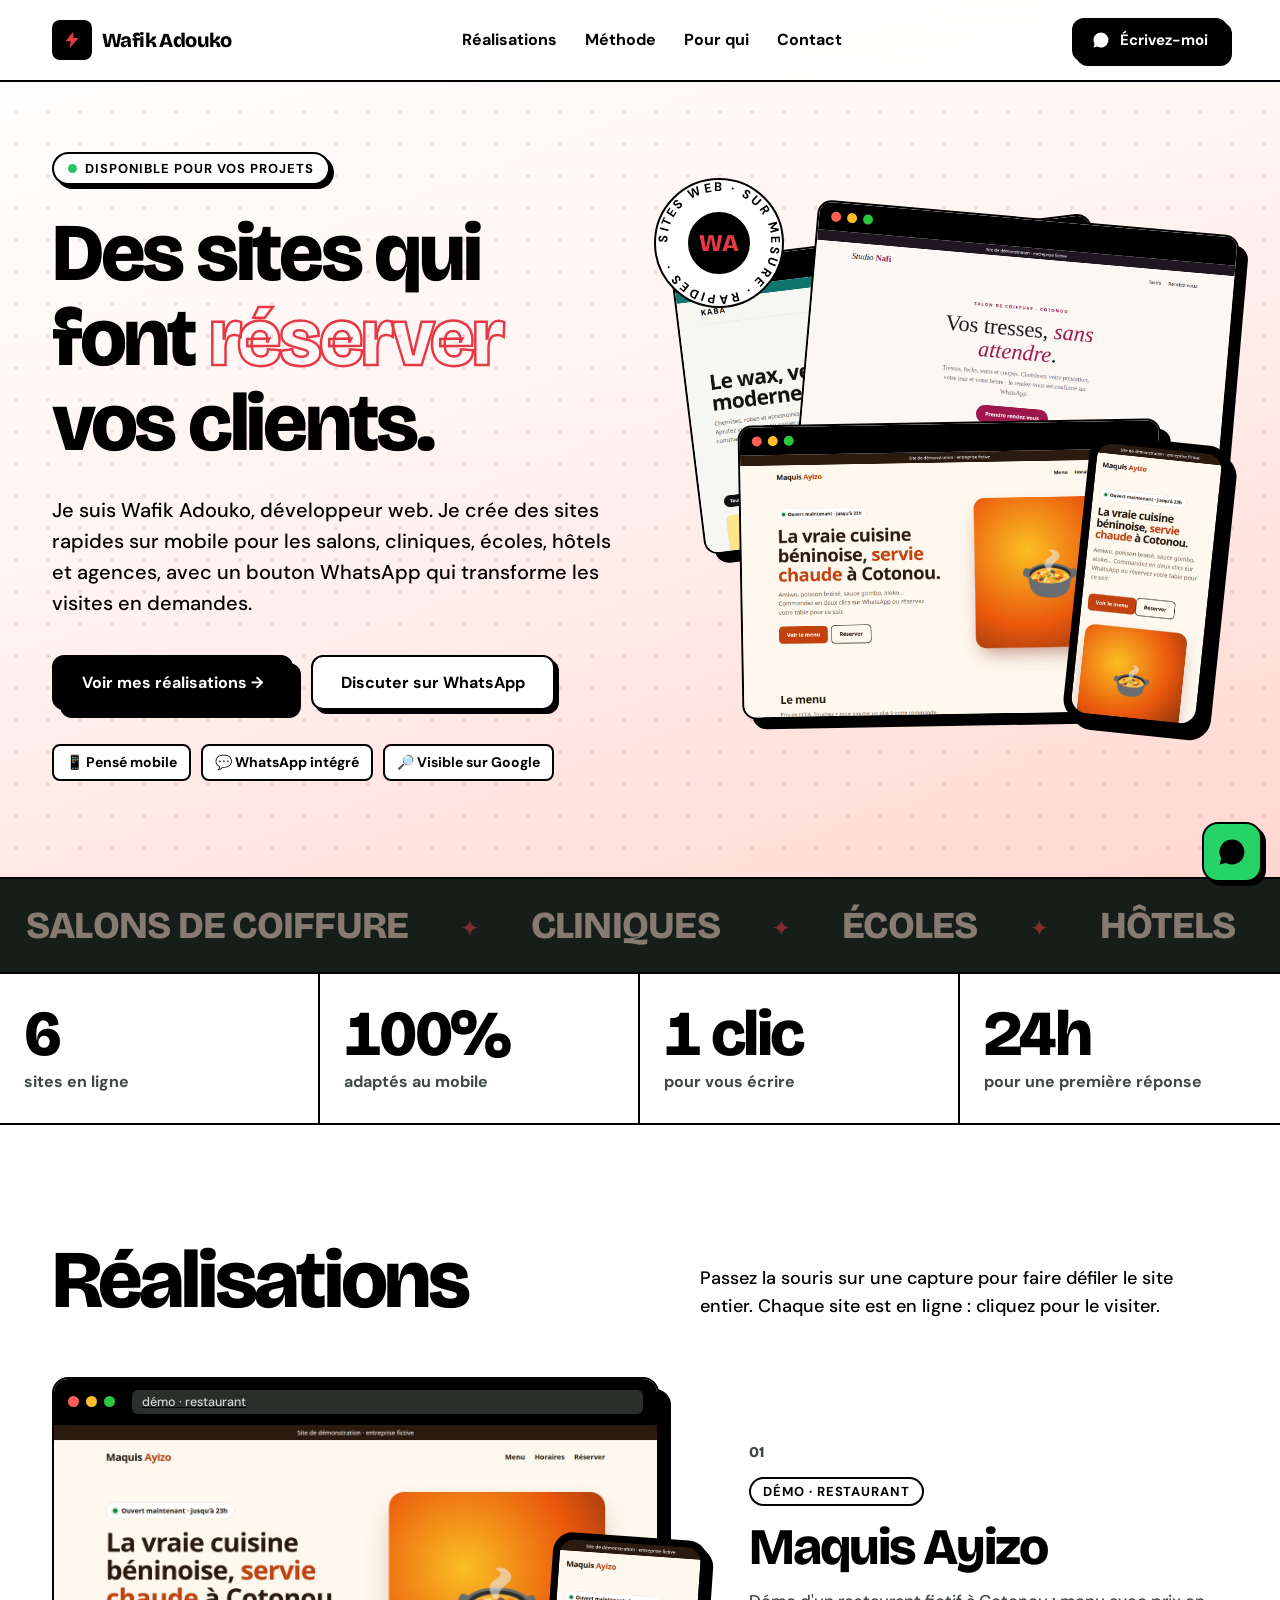
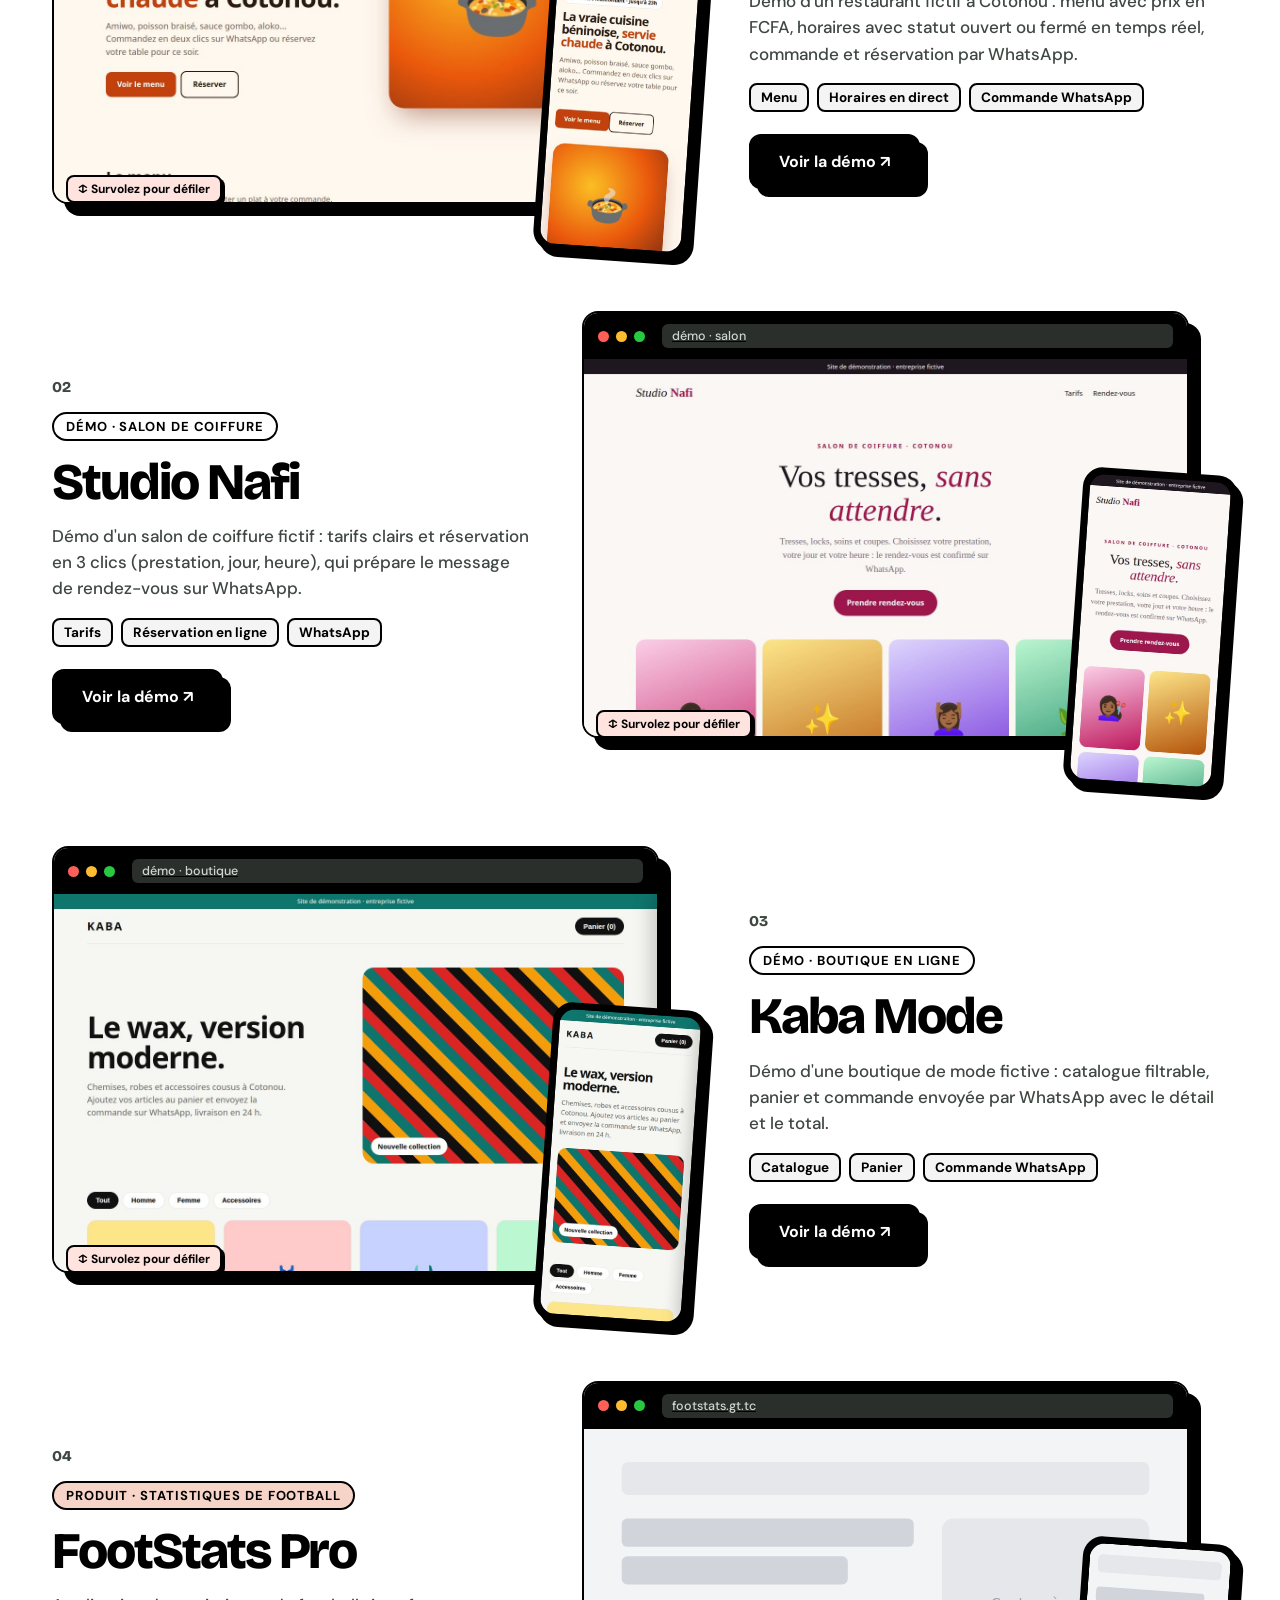
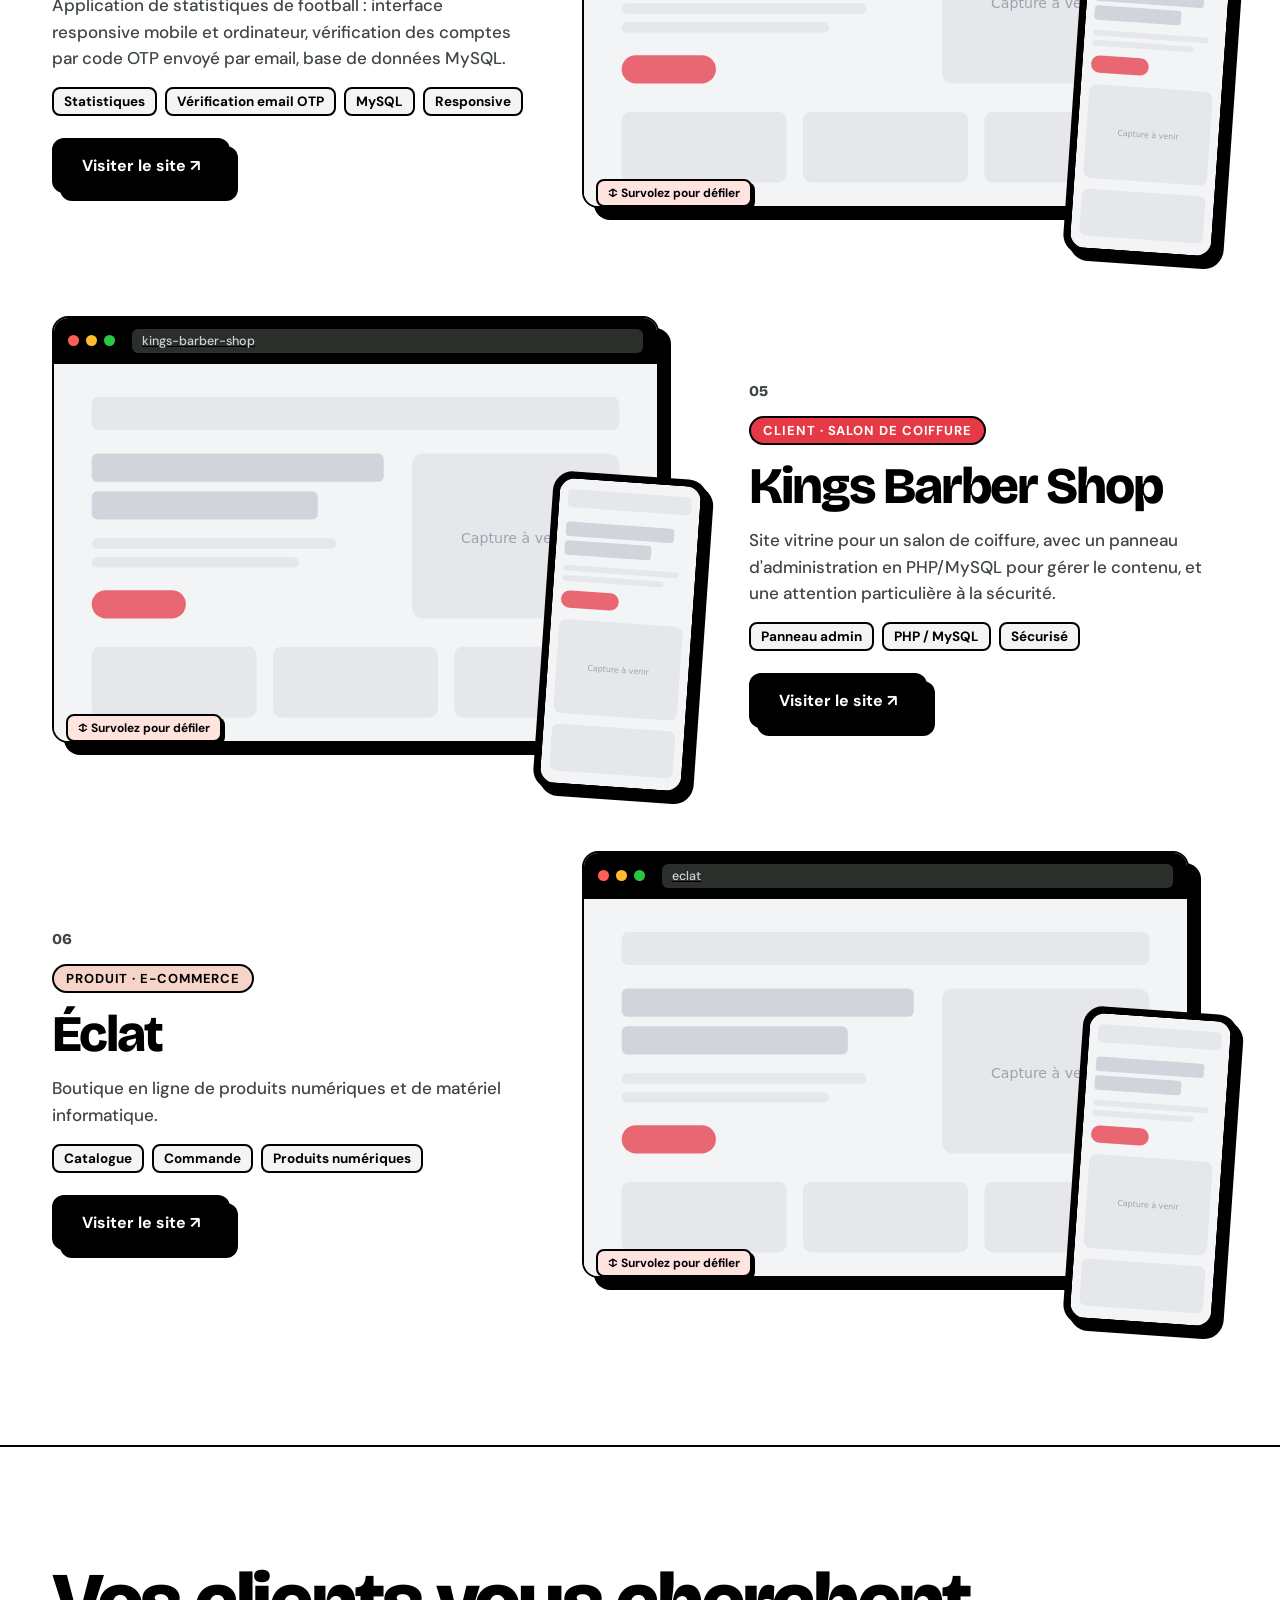
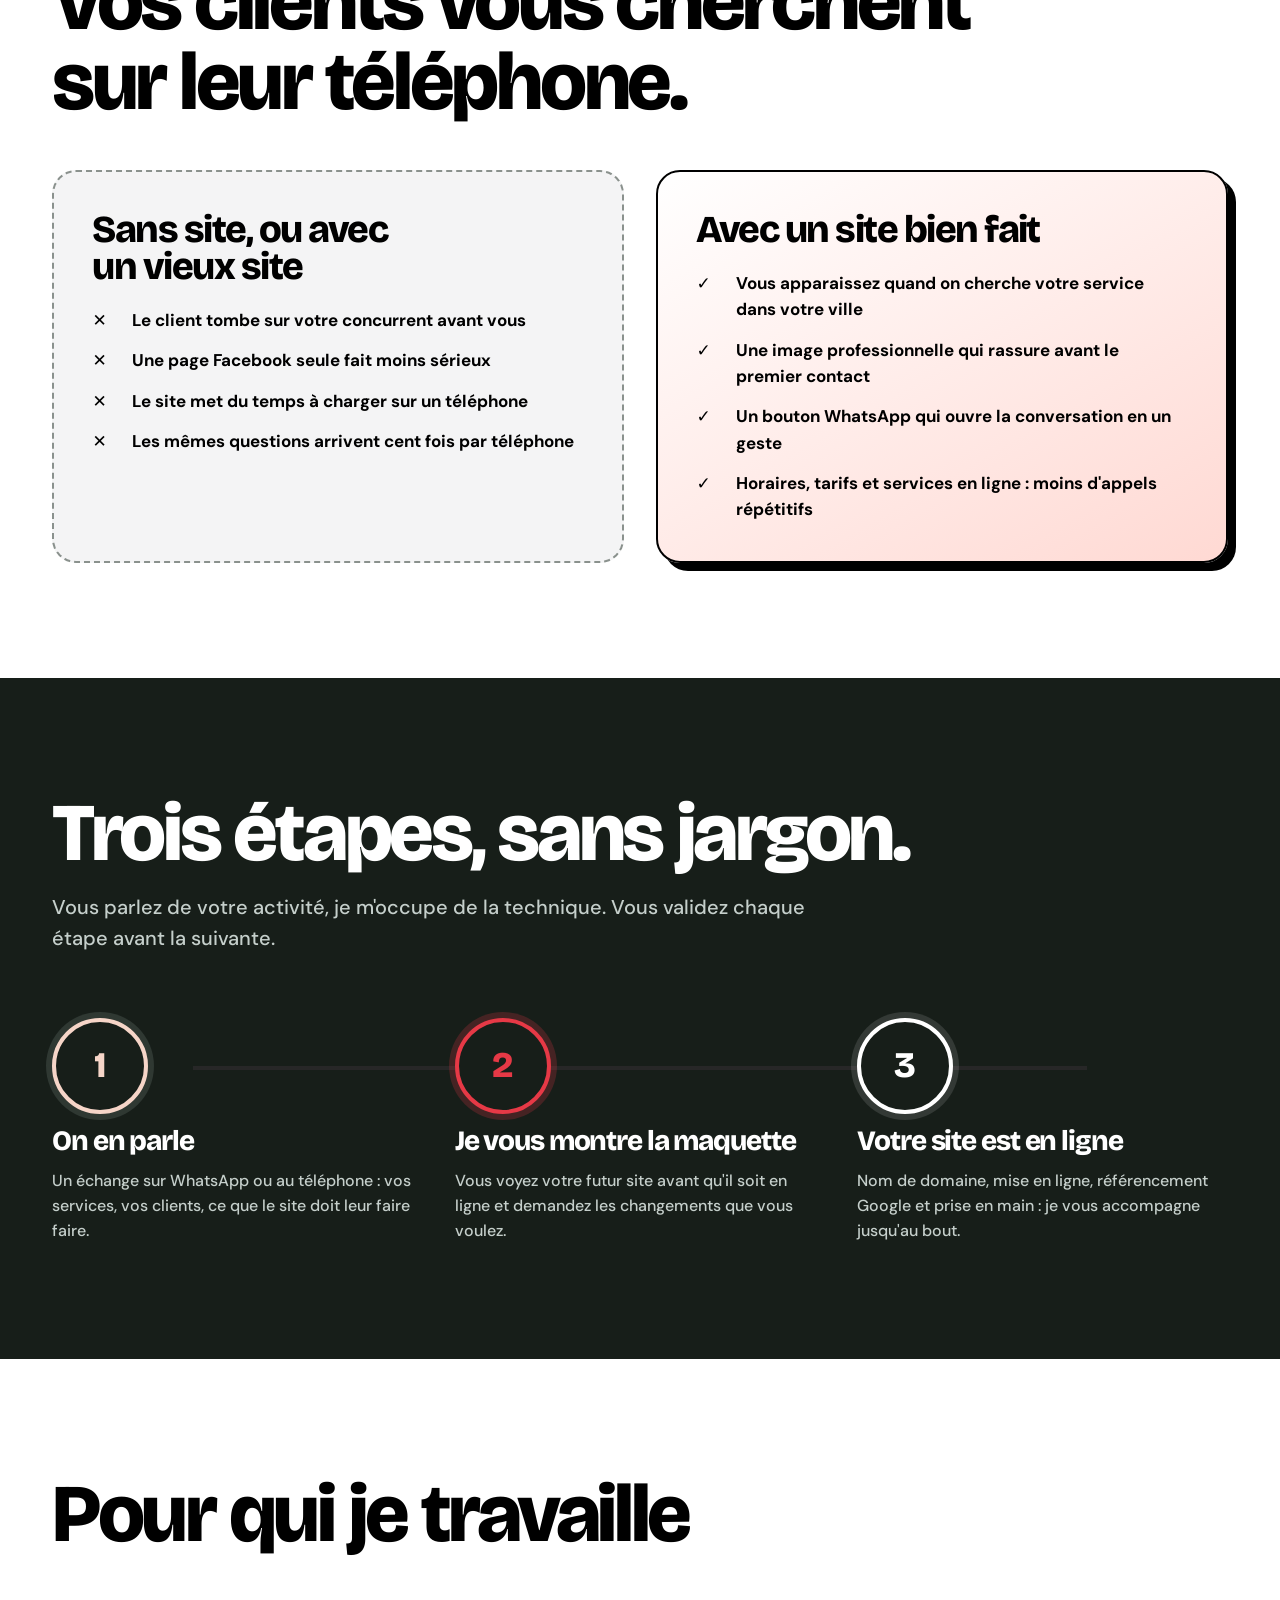
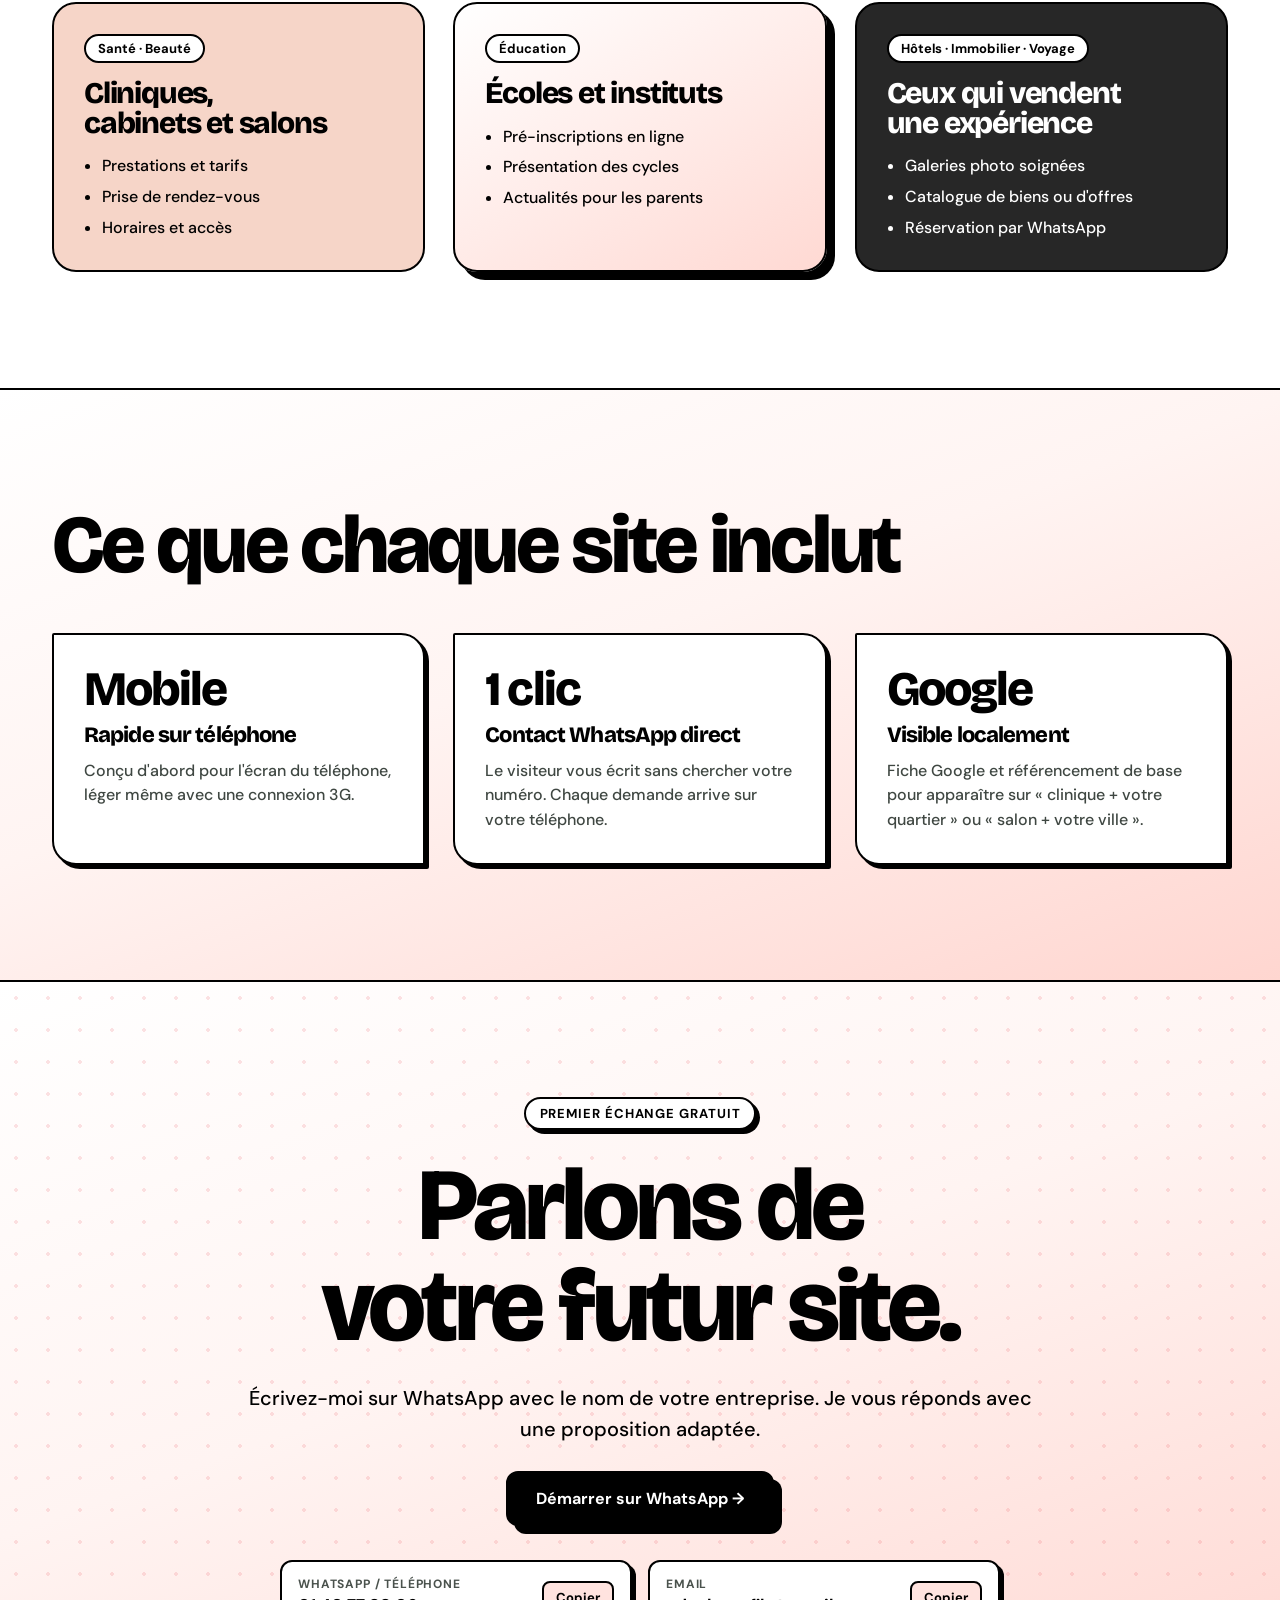
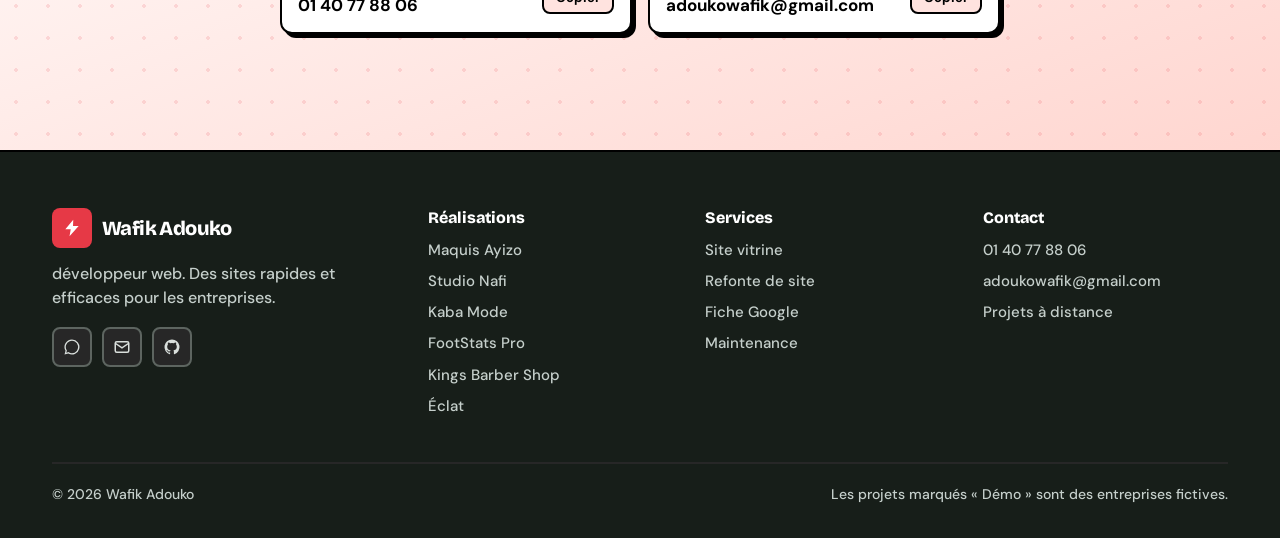
<file: index.html>
<!doctype html>
<html lang="fr">
<head>
<meta charset="utf-8">
<meta name="viewport" content="width=device-width,initial-scale=1,viewport-fit=cover">
<title>Développeur web</title>
<meta name="description" content="Développeur web : sites rapides sur mobile pour salons, cliniques, écoles, hôtels et agences.">
<meta property="og:title" content="Développeur web">
<meta property="og:description" content="Des sites qui font venir les clients.">
<link rel="preconnect" href="https://fonts.googleapis.com">
<link rel="stylesheet" href="https://fonts.googleapis.com/css2?family=Bricolage+Grotesque:opsz,wght@12..96,500;12..96,700;12..96,800&family=DM+Sans:opsz,wght@9..40,500;9..40,700&display=swap">
<style>
/* Néo-brutalisme adouci : dégradés blanc → rose, rouge #e63946 en accent, charbon #171e19, pêche #f6d5c8, bordures 2px, ombres dures */
:root{
  --main:#e63946; --tint:#ffe3df; --wash:linear-gradient(160deg,#ffffff 0%,#fff4f2 45%,#ffd6d0 100%); --wash2:linear-gradient(150deg,#ffffff 0%,#ffd9d3 100%); --charcoal:#171e19; --sage:#f6d5c8; --black:#000; --white:#fff; --dark2:#272727; --soft:#f4f4f5; --muted:#3f4742;
  --f-display:"Bricolage Grotesque","Arial Black",system-ui,sans-serif;
  --f-body:"DM Sans",system-ui,-apple-system,sans-serif;
  --ease:cubic-bezier(.175,.885,.32,1.275);
}
*{box-sizing:border-box}
html{scroll-behavior:smooth;scroll-padding-top:90px}
body{margin:0;background:var(--white);color:var(--black);font:500 16px/1.55 var(--f-body);overflow-x:hidden}
h1,h2,h3{font-family:var(--f-display);font-weight:800;letter-spacing:-.04em;line-height:.98;margin:0;text-wrap:balance}
p{margin:0} a{color:inherit} img{max-width:100%;display:block}
.in{max-width:1240px;margin:0 auto;padding-inline:16px}
@media (min-width:700px){.in{padding-inline:32px}}
section{padding-block:clamp(64px,9vw,120px)}
.dots{background-color:#fff;background-image:radial-gradient(circle,rgb(230 57 70 / .14) 1.6px,transparent 1.8px),var(--wash);background-size:32px 32px,100% 100%}
.h2{font-size:clamp(40px,6.4vw,84px)}
.lead{font-size:clamp(17px,1.6vw,20px);max-width:58ch}
.pill{display:inline-flex;align-items:center;gap:8px;background:var(--white);border:2px solid var(--black);border-radius:999px;padding:6px 14px;font:700 13px var(--f-body);text-transform:uppercase;letter-spacing:.07em;box-shadow:4px 4px 0 var(--black)}
.live{width:9px;height:9px;border-radius:50%;background:#22c55e;box-shadow:0 0 0 0 rgb(34 197 94 / .6);animation:ping 1.8s infinite}
@keyframes ping{70%{box-shadow:0 0 0 9px rgb(34 197 94 / 0)}100%{box-shadow:0 0 0 0 rgb(34 197 94 / 0)}}
:focus-visible{outline:3px solid var(--black);outline-offset:3px}

/* boutons */
.btn{display:inline-flex;align-items:center;gap:10px;font:700 16px var(--f-body);text-decoration:none;padding:15px 28px;border:2px solid var(--black);border-radius:12px;cursor:pointer;transition:transform .2s var(--ease),box-shadow .2s var(--ease)}
.btn-dark{background:var(--black);color:var(--white);box-shadow:8px 8px 0 var(--black)}
.btn-dark:hover{transform:translate(4px,4px);box-shadow:4px 4px 0 var(--black)}
.on-dark .btn-dark{border-color:var(--main);box-shadow:8px 8px 0 var(--main)}
.on-dark .btn-dark:hover{box-shadow:4px 4px 0 var(--main)}
.btn-light{background:var(--white);color:var(--black);box-shadow:4px 4px 0 var(--black)}
.btn-light:hover{transform:translate(4px,4px);box-shadow:0 0 0 var(--black)}
.btn-sm{padding:10px 18px;font-size:15px;box-shadow:4px 4px 0 var(--black)}
.btn-sm:hover{transform:translate(4px,4px);box-shadow:0 0 0 var(--black)}

/* nav */
header.nav{position:fixed;top:0;left:0;right:0;z-index:50;background:rgb(255 255 255 / .88);backdrop-filter:blur(12px);-webkit-backdrop-filter:blur(12px);border-bottom:2px solid var(--black);padding-top:env(safe-area-inset-top,0px)}
.nav .in{height:80px;display:flex;align-items:center;justify-content:space-between;gap:16px}
.logo{display:flex;align-items:center;gap:10px;text-decoration:none;font:800 20px var(--f-display);letter-spacing:-.03em;white-space:nowrap}
.logo i{width:40px;height:40px;background:var(--black);border-radius:8px;display:grid;place-items:center;flex:none;transition:transform .4s var(--ease)}
.logo:hover i{transform:rotate(-12deg) scale(1.08)}
.links{display:flex;gap:28px;font-weight:700}
.links a{text-decoration:none;position:relative}
.links a::after{content:"";position:absolute;left:0;right:0;bottom:-4px;height:3px;background:var(--black);transform:scaleX(0);transform-origin:left;transition:transform .25s}
.links a:hover::after{transform:scaleX(1)}
@media (max-width:900px){.links{display:none}}
@media (max-width:440px){.logo span{font-size:16px}.nav .btn-sm span{display:none}}
.progress{position:absolute;left:0;bottom:-2px;height:4px;background:var(--black);width:0}

/* hero */
.hero{padding-top:calc(80px + env(safe-area-inset-top,0px) + clamp(40px,6vw,72px));padding-bottom:clamp(56px,8vw,96px);border-bottom:2px solid var(--black);position:relative;overflow:hidden}
.hero .in{display:grid;grid-template-columns:minmax(0,1.05fr) minmax(0,1fr);gap:clamp(40px,5vw,72px);align-items:center}
@media (max-width:1000px){.hero .in{grid-template-columns:minmax(0,1fr)}}
.hero h1{font-size:clamp(46px,6.4vw,96px);margin-top:28px}
.hero h1 .ln{display:block;overflow:hidden;padding-bottom:.06em}
.hero h1 .ln>span{display:inline-block;animation:rise .9s var(--ease) both}
.hero h1 .ln:nth-child(2)>span{animation-delay:.1s}.hero h1 .ln:nth-child(3)>span{animation-delay:.2s}
@keyframes rise{from{transform:translateY(105%)}}
.swap{display:inline-grid;vertical-align:bottom}
.swap b{grid-area:1/1;color:transparent;-webkit-text-stroke:2.5px var(--main);font-weight:800;transition:transform .55s var(--ease),opacity .4s}
.swap b:not(.cur){transform:translateY(80%) rotate(6deg);opacity:0}
.swap b:not(.cur):not(.out){visibility:hidden}
.swap b.out{transform:translateY(-80%) rotate(-6deg);opacity:0}
.hero .lead{margin-top:26px}
.ctas{display:flex;flex-wrap:wrap;gap:18px;margin-top:36px}
.trust{display:flex;flex-wrap:wrap;gap:10px;margin-top:34px}
.trust span{background:var(--white);border:2px solid var(--black);border-radius:8px;padding:6px 12px;font-weight:700;font-size:14px}

/* éventail de captures */
.fan{position:relative;aspect-ratio:1/0.92;--mx:0;--my:0}
.fan .card{position:absolute;width:78%;border:2px solid var(--black);border-radius:14px;overflow:hidden;background:var(--white);box-shadow:10px 10px 0 var(--black);transition:transform .8s var(--ease)}
.fan .card .bar{background:var(--black);display:flex;gap:6px;padding:9px 12px}
.fan .card .bar b{width:10px;height:10px;border-radius:50%;display:block}
.fan .card img{aspect-ratio:16/10;object-fit:cover;object-position:top;width:100%}
.fan .c1{left:0;top:4%;transform:rotate(-7deg) translate(calc(var(--mx)*-14px),calc(var(--my)*-10px));z-index:1}
.fan .c2{right:0;top:0;transform:rotate(5deg) translate(calc(var(--mx)*-8px),calc(var(--my)*-6px));z-index:2}
.fan .c3{left:10%;bottom:0;transform:rotate(-1deg) translate(calc(var(--mx)*12px),calc(var(--my)*10px));z-index:3}
.fan .phone{position:absolute;right:2%;bottom:-2%;width:26%;border:2px solid var(--black);border-radius:22px;overflow:hidden;background:var(--black);padding:6px;box-shadow:8px 8px 0 var(--black);z-index:4;transform:rotate(6deg) translate(calc(var(--mx)*20px),calc(var(--my)*16px));transition:transform .8s var(--ease)}
.fan .phone img{border-radius:16px;aspect-ratio:390/844;object-fit:cover;object-position:top}
.fan.ready .card,.fan.ready .phone{animation:none}
.fan .card,.fan .phone{animation:deal 1s var(--ease) both}
.fan .c2{animation-delay:.12s}.fan .c3{animation-delay:.24s}.fan .phone{animation-delay:.4s}
@keyframes deal{from{opacity:0;translate:0 60px}}
.sticker{position:absolute;left:-6%;top:-8%;width:132px;height:132px;z-index:5;display:grid;place-items:center}
.sticker svg{position:absolute;inset:0;animation:spin 14s linear infinite}
.sticker i{position:relative;z-index:1;width:62px;height:62px;border-radius:50%;background:var(--black);display:grid;place-items:center;font:800 24px var(--f-display);color:var(--main);font-style:normal;border:2px solid var(--black)}
@keyframes spin{to{transform:rotate(360deg)}}
@media (max-width:600px){.sticker{width:96px;height:96px;left:-2%;top:-10%}.sticker i{width:46px;height:46px;font-size:18px}}

/* bandeau */
.marquee{background:var(--charcoal);border-bottom:2px solid var(--black);overflow:hidden;padding-block:24px}
.track{display:flex;width:max-content;animation:slide 40s linear infinite}
.track span{font:800 clamp(24px,3.2vw,38px) var(--f-display);letter-spacing:-.02em;color:var(--sage);opacity:.5;padding-inline:26px;white-space:nowrap}
.track span::after{content:"✦";margin-left:52px;font-size:.6em;vertical-align:middle;color:var(--main)}
@keyframes slide{to{transform:translateX(-50%)}}

/* chiffres */
.stats{display:grid;grid-template-columns:repeat(4,minmax(0,1fr));border-bottom:2px solid var(--black)}
.stats div{padding:28px 24px;border-right:2px solid var(--black);display:grid;gap:4px}
.stats div:last-child{border-right:0}
.stats strong{font:800 clamp(40px,5vw,64px)/1 var(--f-display);letter-spacing:-.04em;font-variant-numeric:tabular-nums}
.stats span{font-weight:700;color:var(--muted)}
@media (max-width:760px){.stats{grid-template-columns:repeat(2,minmax(0,1fr))}.stats div:nth-child(2){border-right:0}.stats div:nth-child(-n+2){border-bottom:2px solid var(--black)}}

/* réalisations */
.work .head{display:flex;flex-wrap:wrap;justify-content:space-between;align-items:end;gap:20px;margin-bottom:56px}
.work .head p{max-width:44ch;font-size:18px}
.projects{display:grid;gap:56px}
.proj{display:grid;grid-template-columns:minmax(0,1.35fr) minmax(0,1fr);gap:clamp(28px,4vw,56px);align-items:center}
.proj:nth-child(even){grid-template-columns:minmax(0,1fr) minmax(0,1.35fr)}
.proj:nth-child(even) .shot{order:2}
@media (max-width:900px){.proj,.proj:nth-child(even){grid-template-columns:minmax(0,1fr)}.proj:nth-child(even) .shot{order:0}}
.shot{position:relative;padding:0 6% 8% 0}
.browser{border:2px solid var(--black);border-radius:16px;overflow:hidden;background:var(--white);box-shadow:12px 12px 0 var(--black);transition:transform .3s var(--ease),box-shadow .3s var(--ease)}
.proj:hover .browser{transform:translate(-4px,-4px);box-shadow:16px 16px 0 var(--black)}
.browser .bar{background:var(--black);display:flex;align-items:center;gap:7px;padding:11px 14px}
.browser .bar b{width:11px;height:11px;border-radius:50%;display:block}
.browser .url{margin-left:10px;flex:1;min-width:0;background:#2a2f2c;color:#cfd6d2;border-radius:6px;font:500 12.5px var(--f-body);padding:4px 10px;white-space:nowrap;overflow:hidden;text-overflow:ellipsis}
.screen{aspect-ratio:16/10;background-size:100% auto;background-repeat:no-repeat;background-position:50% 0;transition:background-position 7s cubic-bezier(.45,.05,.4,1)}
.proj:hover .screen,.proj.auto .screen{background-position:50% 100%}
.mob{position:absolute;right:0;bottom:0;width:24%;min-width:92px;border:2px solid var(--black);border-radius:20px;background:var(--black);padding:5px;box-shadow:6px 6px 0 var(--black);transform:rotate(4deg);transition:transform .4s var(--ease)}
.proj:hover .mob{transform:rotate(0) translateY(-8px)}
.mob img{border-radius:15px;aspect-ratio:390/844;object-fit:cover;object-position:top;width:100%}
.hint{position:absolute;left:14px;bottom:calc(8% + 14px);background:var(--tint);border:2px solid var(--black);border-radius:8px;padding:4px 10px;font:700 12px var(--f-body);box-shadow:3px 3px 0 var(--black);transition:opacity .3s}
.proj:hover .hint{opacity:0}
.info{display:grid;gap:16px;align-content:start}
.kind{justify-self:start;font:700 13px var(--f-body);text-transform:uppercase;letter-spacing:.07em;border:2px solid var(--black);border-radius:999px;padding:4px 12px}
.k-client{background:var(--main);color:#fff} .k-prod{background:var(--sage)} .k-demo{background:var(--white)}
.info h3{font-size:clamp(34px,4vw,52px)}
.info p{font-size:17px;color:var(--muted);max-width:46ch}
.feats{display:flex;flex-wrap:wrap;gap:8px}
.feats span{font:700 13.5px var(--f-body);background:var(--soft);border:2px solid var(--black);border-radius:8px;padding:4px 10px}
.info .btn{justify-self:start;margin-top:6px}
.num{font:800 15px var(--f-display);color:var(--muted)}

/* problème / solution */
.ps{border-top:2px solid var(--black)}
.duo{display:grid;grid-template-columns:repeat(2,minmax(0,1fr));gap:32px;margin-top:48px}
@media (max-width:800px){.duo{grid-template-columns:minmax(0,1fr)}}
.pcard{border-radius:24px;padding:clamp(24px,3vw,40px);display:grid;gap:22px;align-content:start}
.pcard h3{font-size:clamp(28px,3vw,38px)}
.pcard.bad{background:var(--soft);border:2px dashed #8a918d;opacity:.75}
.pcard.good{background:var(--wash2);border:2px solid var(--black);box-shadow:8px 8px 0 var(--black)}
.ticks{list-style:none;margin:0;padding:0;display:grid;gap:14px;font-weight:700;font-size:17px}
.ticks li{display:grid;grid-template-columns:28px minmax(0,1fr);gap:12px}

/* méthode */
.how{background:var(--charcoal);color:var(--white)}
.how .lead{color:#c5cfcb;margin-top:18px}
.steps{display:grid;grid-template-columns:repeat(3,minmax(0,1fr));gap:32px;position:relative;margin-top:64px}
.steps::before{content:"";position:absolute;left:12%;right:12%;top:48px;height:4px;background:var(--dark2)}
@media (max-width:820px){.steps{grid-template-columns:minmax(0,1fr)}.steps::before{display:none}}
.step{position:relative;display:grid;gap:14px;justify-items:start}
.circle{width:96px;height:96px;border-radius:50%;background:var(--charcoal);display:grid;place-items:center;font:800 36px var(--f-display)}
.c1{border:4px solid var(--sage);color:var(--sage);box-shadow:0 0 0 6px rgb(183 198 194 / .15)}
.c2{border:4px solid var(--main);color:var(--main);box-shadow:0 0 0 6px rgb(230 57 70 / .22)}
.c3{border:4px solid var(--white);color:var(--white);box-shadow:0 0 0 6px rgb(255 255 255 / .12)}
.step h3{font-size:28px}
.step p{color:#c5cfcb;max-width:34ch}

/* pour qui */
.bento{display:grid;grid-template-columns:repeat(3,minmax(0,1fr));gap:28px;margin-top:48px}
@media (max-width:900px){.bento{grid-template-columns:minmax(0,1fr)}}
.bcard{border:2px solid var(--black);border-radius:24px;padding:30px;display:grid;gap:16px;align-content:start;transition:transform .3s var(--ease)}
.bcard:hover{transform:rotate(-1.2deg) translateY(-6px)}
.bcard .tagw{justify-self:start;background:var(--white);color:var(--black);border:2px solid var(--black);border-radius:999px;font:700 13px var(--f-body);padding:4px 12px}
.bcard h3{font-size:30px}
.bcard ul{margin:0;padding-left:18px;display:grid;gap:6px}
.b1{background:var(--sage)} .b2{background:var(--wash2);box-shadow:8px 8px 0 var(--black)} .b3{background:var(--dark2);color:var(--white)}

/* inclus */
.promise{background:var(--wash);border-block:2px solid var(--black)}
.pgrid{display:grid;grid-template-columns:repeat(3,minmax(0,1fr));gap:28px;margin-top:48px}
@media (max-width:900px){.pgrid{grid-template-columns:minmax(0,1fr)}}
.pr{background:var(--white);border:2px solid var(--black);border-radius:2px 24px 2px 24px;padding:30px;display:grid;gap:12px;align-content:start;box-shadow:4px 4px 0 var(--black)}
.pr .big{font:800 48px/1 var(--f-display);letter-spacing:-.04em}
.pr h3{font-size:22px}
.pr p{color:var(--muted)}

/* final */
.final{text-align:center;border-bottom:2px solid var(--black)}
.final .in{display:grid;justify-items:center;gap:26px}
.final h2{font-size:clamp(46px,8vw,110px);max-width:13ch}
.contact{display:grid;grid-template-columns:repeat(2,minmax(0,1fr));gap:16px;width:min(720px,100%);margin-top:8px;text-align:left}
@media (max-width:640px){.contact{grid-template-columns:minmax(0,1fr)}}
.cbox{background:var(--white);border:2px solid var(--black);border-radius:12px;box-shadow:4px 4px 0 var(--black);padding:14px 16px;display:flex;align-items:center;justify-content:space-between;gap:12px;min-width:0}
.cbox div{min-width:0}
.cbox small{display:block;font:700 12px var(--f-body);text-transform:uppercase;letter-spacing:.07em;color:#4a524d}
.cbox strong{display:block;font-size:17px;overflow-wrap:anywhere}
.copy{font:700 13px var(--f-body);background:var(--tint);border:2px solid var(--black);border-radius:8px;padding:6px 12px;cursor:pointer;flex:none}
.copy:hover{background:var(--main);color:#fff}

footer{background:var(--charcoal);color:#c5cfcb;padding-block:56px 32px}
.fgrid{display:grid;grid-template-columns:1.4fr repeat(3,minmax(0,1fr));gap:32px}
@media (max-width:820px){.fgrid{grid-template-columns:repeat(2,minmax(0,1fr))}}
@media (max-width:480px){.fgrid{grid-template-columns:minmax(0,1fr)}}
footer h4{font:800 16px var(--f-display);color:var(--white);margin:0 0 12px}
footer ul{list-style:none;margin:0;padding:0;display:grid;gap:8px;font-size:15px}
footer a{text-decoration:none} footer a:hover{color:var(--main)}
.social{display:flex;gap:10px;margin-top:16px}
.social a{width:40px;height:40px;display:grid;place-items:center;background:var(--dark2);border:2px solid #5d6560;border-radius:8px;color:#d9dfdc;transition:background .2s,color .2s,border-color .2s}
.social a:hover{background:var(--main);color:#fff;border-color:var(--black)}
.legal{margin-top:44px;padding-top:20px;border-top:2px solid var(--dark2);display:flex;flex-wrap:wrap;justify-content:space-between;gap:10px;font-size:14px}

.wa-fab{position:fixed;right:18px;bottom:calc(18px + env(safe-area-inset-bottom,0px));z-index:40;width:60px;height:60px;border-radius:16px;background:#25d366;border:2px solid var(--black);box-shadow:4px 4px 0 var(--black);display:grid;place-items:center;transition:transform .2s var(--ease),box-shadow .2s var(--ease)}
.wa-fab:hover{transform:translate(4px,4px);box-shadow:0 0 0 var(--black)}

/* apparition au défilement : visible par défaut, animée seulement si JS actif */
.js .rv{opacity:0;transform:translateY(36px);transition:opacity .8s,transform .8s var(--ease)}
.js .rv.on{opacity:1;transform:none}
@media (prefers-reduced-motion:reduce){*,*::before,*::after{animation:none!important;transition:none!important}.js .rv{opacity:1;transform:none}html{scroll-behavior:auto}}
</style>
<script>document.documentElement.classList.add('js')</script>
</head>
<body>

<header class="nav">
  <div class="in">
    <a class="logo" href="#top" aria-label="Accueil">
      <i><svg width="20" height="20" viewBox="0 0 24 24" fill="#e63946" aria-hidden="true"><path d="M13.5 2 4 13.5h6.5L9 22l11-12.5h-6.8z"/></svg></i>
      <span data-v="nom">Votre Nom</span>
    </a>
    <nav class="links" aria-label="Sections">
      <a href="#realisations">Réalisations</a><a href="#methode">Méthode</a><a href="#pour-qui">Pour qui</a><a href="#contact">Contact</a>
    </nav>
    <a class="btn btn-dark btn-sm" href="#contact" data-wa target="_blank" rel="noopener">
      <svg width="18" height="18" viewBox="0 0 24 24" fill="currentColor" aria-hidden="true"><path d="M12 2a10 10 0 0 0-8.6 15.1L2 22l5-1.3A10 10 0 1 0 12 2Zm4.5 12.1c-.2-.1-1.5-.7-1.7-.8-.2-.1-.4-.1-.6.1l-.8 1c-.1.2-.3.2-.5.1a6.7 6.7 0 0 1-3.3-2.9c-.3-.4.2-.4.7-1.4.1-.2 0-.3 0-.5l-.8-1.8c-.2-.5-.4-.4-.6-.4h-.5a1 1 0 0 0-.7.3 3 3 0 0 0-.9 2.2c0 1.3.9 2.5 1 2.7.1.2 1.8 2.8 4.4 3.9 1.6.7 2.3.8 3.1.6.5-.1 1.5-.6 1.7-1.2.2-.6.2-1.1.2-1.2-.1-.1-.3-.2-.6-.3Z"/></svg>
      <span>Écrivez-moi</span>
    </a>
  </div>
  <div class="progress" id="progress"></div>
</header>

<main id="top">
  <section class="hero dots">
    <div class="in">
      <div>
        <span class="pill"><span class="live"></span>Disponible pour vos projets</span>
        <h1>
          <span class="ln"><span>Des sites qui</span></span>
          <span class="ln"><span>font <span class="swap" id="swap"><b class="cur">appeler</b><b>réserver</b><b>acheter</b><b>revenir</b></span></span></span>
          <span class="ln"><span>vos clients.</span></span>
        </h1>
        <p class="lead">Je suis <span data-v="nom">Votre Nom</span>, <span data-v="metier">développeur web</span>. Je crée des sites rapides sur mobile pour les salons, cliniques, écoles, hôtels et agences, avec un bouton WhatsApp qui transforme les visites en demandes.</p>
        <div class="ctas">
          <a class="btn btn-dark" href="#realisations">Voir mes réalisations →</a>
          <a class="btn btn-light" href="#contact" data-wa target="_blank" rel="noopener">Discuter sur WhatsApp</a>
        </div>
        <div class="trust"><span>📱 Pensé mobile</span><span>💬 WhatsApp intégré</span><span>🔎 Visible sur Google</span></div>
      </div>

      <div class="fan" id="fan" aria-label="Aperçu de sites réalisés">
        <div class="sticker" aria-hidden="true">
          <svg viewBox="0 0 132 132"><defs><path id="circ" d="M66,66 m-52,0 a52,52 0 1,1 104,0 a52,52 0 1,1 -104,0"/></defs><circle cx="66" cy="66" r="64" fill="#fff" stroke="#000" stroke-width="2"/><text font-family="DM Sans, sans-serif" font-weight="700" font-size="12.5" letter-spacing="2.6"><textPath href="#circ">SITES WEB · SUR MESURE · RAPIDES · </textPath></text></svg>
          <i data-v="initiales">VN</i>
        </div>
        <div class="card c1"><div class="bar"><b style="background:#ff5f57"></b><b style="background:#febc2e"></b><b style="background:#28c840"></b></div><img data-fan="2" src="img/exemple.svg" alt=""></div>
        <div class="card c2"><div class="bar"><b style="background:#ff5f57"></b><b style="background:#febc2e"></b><b style="background:#28c840"></b></div><img data-fan="1" src="img/exemple.svg" alt=""></div>
        <div class="card c3"><div class="bar"><b style="background:#ff5f57"></b><b style="background:#febc2e"></b><b style="background:#28c840"></b></div><img data-fan="0" src="img/exemple.svg" alt=""></div>
        <div class="phone"><img data-fan-m="0" src="img/exemple-m.svg" alt=""></div>
      </div>
    </div>
  </section>

  <div class="marquee" aria-hidden="true">
    <div class="track">
      <span>SALONS DE COIFFURE</span><span>CLINIQUES</span><span>ÉCOLES</span><span>HÔTELS</span><span>IMMOBILIER</span><span>AGENCES DE VOYAGE</span><span>PRODUITS DIGITAUX</span>
      <span>SALONS DE COIFFURE</span><span>CLINIQUES</span><span>ÉCOLES</span><span>HÔTELS</span><span>IMMOBILIER</span><span>AGENCES DE VOYAGE</span><span>PRODUITS DIGITAUX</span>
    </div>
  </div>

  <div class="stats">
    <div><strong data-v="nbsites">0</strong><span>sites en ligne</span></div>
    <div><strong>100%</strong><span>adaptés au mobile</span></div>
    <div><strong>1 clic</strong><span>pour vous écrire</span></div>
    <div><strong>24h</strong><span>pour une première réponse</span></div>
  </div>

  <section class="work" id="realisations">
    <div class="in">
      <div class="head rv">
        <h2 class="h2">Réalisations</h2>
        <p>Passez la souris sur une capture pour faire défiler le site entier. Chaque site est en ligne : cliquez pour le visiter.</p>
      </div>
      <div class="projects" id="projets"><!-- rempli par config.js (REALISATIONS) -->
      </div>
    </div>
  </section>

  <section class="ps">
    <div class="in">
      <h2 class="h2 rv">Vos clients vous cherchent sur leur téléphone.</h2>
      <div class="duo">
        <div class="pcard bad rv">
          <h3>Sans site, ou avec un vieux site</h3>
          <ul class="ticks">
            <li><span>✕</span>Le client tombe sur votre concurrent avant vous</li>
            <li><span>✕</span>Une page Facebook seule fait moins sérieux</li>
            <li><span>✕</span>Le site met du temps à charger sur un téléphone</li>
            <li><span>✕</span>Les mêmes questions arrivent cent fois par téléphone</li>
          </ul>
        </div>
        <div class="pcard good rv">
          <h3>Avec un site bien fait</h3>
          <ul class="ticks">
            <li><span>✓</span>Vous apparaissez quand on cherche votre service dans votre ville</li>
            <li><span>✓</span>Une image professionnelle qui rassure avant le premier contact</li>
            <li><span>✓</span>Un bouton WhatsApp qui ouvre la conversation en un geste</li>
            <li><span>✓</span>Horaires, tarifs et services en ligne : moins d'appels répétitifs</li>
          </ul>
        </div>
      </div>
    </div>
  </section>

  <section class="how on-dark" id="methode">
    <div class="in">
      <h2 class="h2 rv">Trois étapes, sans jargon.</h2>
      <p class="lead rv">Vous parlez de votre activité, je m'occupe de la technique. Vous validez chaque étape avant la suivante.</p>
      <div class="steps">
        <div class="step rv"><div class="circle c1">1</div><h3>On en parle</h3><p>Un échange sur WhatsApp ou au téléphone : vos services, vos clients, ce que le site doit leur faire faire.</p></div>
        <div class="step rv"><div class="circle c2">2</div><h3>Je vous montre la maquette</h3><p>Vous voyez votre futur site avant qu'il soit en ligne et demandez les changements que vous voulez.</p></div>
        <div class="step rv"><div class="circle c3">3</div><h3>Votre site est en ligne</h3><p>Nom de domaine, mise en ligne, référencement Google et prise en main : je vous accompagne jusqu'au bout.</p></div>
      </div>
    </div>
  </section>

  <section id="pour-qui">
    <div class="in">
      <h2 class="h2 rv">Pour qui je travaille</h2>
      <div class="bento">
        <div class="bcard b1 rv"><span class="tagw">Santé · Beauté</span><h3>Cliniques, cabinets et salons</h3><ul><li>Prestations et tarifs</li><li>Prise de rendez-vous</li><li>Horaires et accès</li></ul></div>
        <div class="bcard b2 rv"><span class="tagw">Éducation</span><h3>Écoles et instituts</h3><ul><li>Pré-inscriptions en ligne</li><li>Présentation des cycles</li><li>Actualités pour les parents</li></ul></div>
        <div class="bcard b3 rv"><span class="tagw">Hôtels · Immobilier · Voyage</span><h3>Ceux qui vendent une expérience</h3><ul><li>Galeries photo soignées</li><li>Catalogue de biens ou d'offres</li><li>Réservation par WhatsApp</li></ul></div>
      </div>
    </div>
  </section>

  <section class="promise">
    <div class="in">
      <h2 class="h2 rv">Ce que chaque site inclut</h2>
      <div class="pgrid">
        <div class="pr rv"><div class="big">Mobile</div><h3>Rapide sur téléphone</h3><p>Conçu d'abord pour l'écran du téléphone, léger même avec une connexion 3G.</p></div>
        <div class="pr rv"><div class="big">1 clic</div><h3>Contact WhatsApp direct</h3><p>Le visiteur vous écrit sans chercher votre numéro. Chaque demande arrive sur votre téléphone.</p></div>
        <div class="pr rv"><div class="big">Google</div><h3>Visible localement</h3><p>Fiche Google et référencement de base pour apparaître sur « clinique + votre quartier » ou « salon + votre ville ».</p></div>
      </div>
    </div>
  </section>

  <section class="final dots" id="contact">
    <div class="in">
      <span class="pill">Premier échange gratuit</span>
      <h2 class="rv">Parlons de votre futur site.</h2>
      <p class="lead">Écrivez-moi sur WhatsApp avec le nom de votre entreprise. Je vous réponds avec une proposition adaptée.</p>
      <a class="btn btn-dark" href="#contact" data-wa target="_blank" rel="noopener">Démarrer sur WhatsApp →</a>
      <div class="contact">
        <div class="cbox"><div><small>WhatsApp / Téléphone</small><strong data-v="telephone">00 00 00 00 00</strong></div><button class="copy" data-copy-v="telephoneInternational">Copier</button></div>
        <div class="cbox"><div><small>Email</small><strong data-v="email">vous@exemple.com</strong></div><button class="copy" data-copy-v="email">Copier</button></div>
      </div>
    </div>
  </section>
</main>

<footer>
  <div class="in">
    <div class="fgrid">
      <div>
        <a class="logo" href="#top" style="color:#fff"><i style="background:#e63946"><svg width="20" height="20" viewBox="0 0 24 24" fill="#fff" aria-hidden="true"><path d="M13.5 2 4 13.5h6.5L9 22l11-12.5h-6.8z"/></svg></i><span data-v="nom">Votre Nom</span></a>
        <p style="margin-top:14px;max-width:32ch"><span data-v="metier">Développeur web</span>. Des sites rapides et efficaces pour les entreprises.</p>
        <div class="social">
          <a href="#contact" data-wa target="_blank" rel="noopener" aria-label="WhatsApp"><svg width="18" height="18" viewBox="0 0 24 24" fill="currentColor"><path d="M12 2a10 10 0 0 0-8.6 15.1L2 22l5-1.3A10 10 0 1 0 12 2Zm0 18.2c-1.5 0-3-.4-4.3-1.2l-.3-.2-3 .8.8-2.9-.2-.3A8.2 8.2 0 1 1 12 20.2Z"/></svg></a>
          <a href="#contact" data-mail aria-label="Email"><svg width="18" height="18" viewBox="0 0 24 24" fill="none" stroke="currentColor" stroke-width="2"><rect x="3" y="5" width="18" height="14" rx="2"/><path d="m3 7 9 6 9-6"/></svg></a>
          <a href="#" data-github target="_blank" rel="noopener" aria-label="GitHub"><svg width="18" height="18" viewBox="0 0 24 24" fill="currentColor"><path d="M12 2a10 10 0 0 0-3.2 19.5c.5.1.7-.2.7-.5v-1.7c-2.8.6-3.4-1.3-3.4-1.3-.5-1.2-1.1-1.5-1.1-1.5-.9-.6.1-.6.1-.6 1 .1 1.5 1 1.5 1 .9 1.6 2.4 1.1 3 .9.1-.7.4-1.1.6-1.4-2.2-.3-4.6-1.1-4.6-5 0-1.1.4-2 1-2.7-.1-.3-.4-1.3.1-2.7 0 0 .8-.3 2.8 1a9.6 9.6 0 0 1 5 0c1.9-1.3 2.8-1 2.8-1 .5 1.4.2 2.4.1 2.7.6.7 1 1.6 1 2.7 0 3.9-2.3 4.7-4.6 5 .4.3.7.9.7 1.9V21c0 .3.2.6.7.5A10 10 0 0 0 12 2Z"/></svg></a>
        </div>
      </div>
      <div><h4>Réalisations</h4><ul id="pied-projets"></ul></div>
      <div><h4>Services</h4><ul><li>Site vitrine</li><li>Refonte de site</li><li>Fiche Google</li><li>Maintenance</li></ul></div>
      <div><h4>Contact</h4><ul><li data-v="telephone">00 00 00 00 00</li><li style="overflow-wrap:anywhere" data-v="email">vous@exemple.com</li><li>Projets à distance</li></ul></div>
    </div>
    <div class="legal"><span>© <span data-v="annee">2026</span> <span data-v="nom">Votre Nom</span></span><span>Les projets marqués « Démo » sont des entreprises fictives.</span></div>
  </div>
</footer>

<a class="wa-fab" href="#contact" data-wa target="_blank" rel="noopener" aria-label="Écrire sur WhatsApp"><svg width="30" height="30" viewBox="0 0 24 24" fill="#000"><path d="M12 2a10 10 0 0 0-8.6 15.1L2 22l5-1.3A10 10 0 1 0 12 2Zm4.5 12.1c-.2-.1-1.5-.7-1.7-.8-.2-.1-.4-.1-.6.1l-.8 1c-.1.2-.3.2-.5.1a6.7 6.7 0 0 1-3.3-2.9c-.3-.4.2-.4.7-1.4.1-.2 0-.3 0-.5l-.8-1.8c-.2-.5-.4-.4-.6-.4h-.5a1 1 0 0 0-.7.3 3 3 0 0 0-.9 2.2c0 1.3.9 2.5 1 2.7.1.2 1.8 2.8 4.4 3.9 1.6.7 2.3.8 3.1.6.5-.1 1.5-.6 1.7-1.2.2-.6.2-1.1.2-1.2-.1-.1-.3-.2-.6-.3Z"/></svg></a>

<script src="config.js"></script>
<script>
appliquerConfig();
const reduce=matchMedia('(prefers-reduced-motion: reduce)').matches;
// mot qui change dans le titre
const words=[...document.querySelectorAll('#swap b')];let wi=0;
if(!reduce)setInterval(()=>{const a=words[wi];a.classList.remove('cur');a.classList.add('out');wi=(wi+1)%words.length;const b=words[wi];b.classList.remove('out');b.classList.add('cur');setTimeout(()=>a.classList.remove('out'),600)},2200);
// éventail qui suit la souris
const fan=document.getElementById('fan');
if(!reduce&&matchMedia('(pointer:fine)').matches){
  setTimeout(()=>fan.classList.add('ready'),1500);
  addEventListener('mousemove',e=>{fan.style.setProperty('--mx',(e.clientX/innerWidth-.5)*2);fan.style.setProperty('--my',(e.clientY/innerHeight-.5)*2)});
}
// apparition au défilement + défilement auto des captures sur écran tactile
const io=new IntersectionObserver(es=>es.forEach(x=>{if(x.isIntersecting){x.target.classList.add('on');io.unobserve(x.target)}}),{threshold:.12});
document.querySelectorAll('.rv').forEach(el=>io.observe(el));
if(matchMedia('(hover:none)').matches){
  const io2=new IntersectionObserver(es=>es.forEach(x=>x.target.classList.toggle('auto',x.isIntersecting)),{threshold:.6});
  document.querySelectorAll('.proj').forEach(p=>io2.observe(p));
}
// barre de progression
const pg=document.getElementById('progress');
addEventListener('scroll',()=>{const h=document.documentElement;pg.style.width=(h.scrollTop/(h.scrollHeight-h.clientHeight)*100)+'%'},{passive:true});
// copier
document.addEventListener('click',async e=>{const b=e.target.closest('[data-copy]');if(!b)return;
  try{await navigator.clipboard.writeText(b.dataset.copy);b.textContent='Copié'}catch{b.textContent='Sélectionnez'}
  setTimeout(()=>b.textContent='Copier',1600)});
</script>
</body>
</html>
</file>
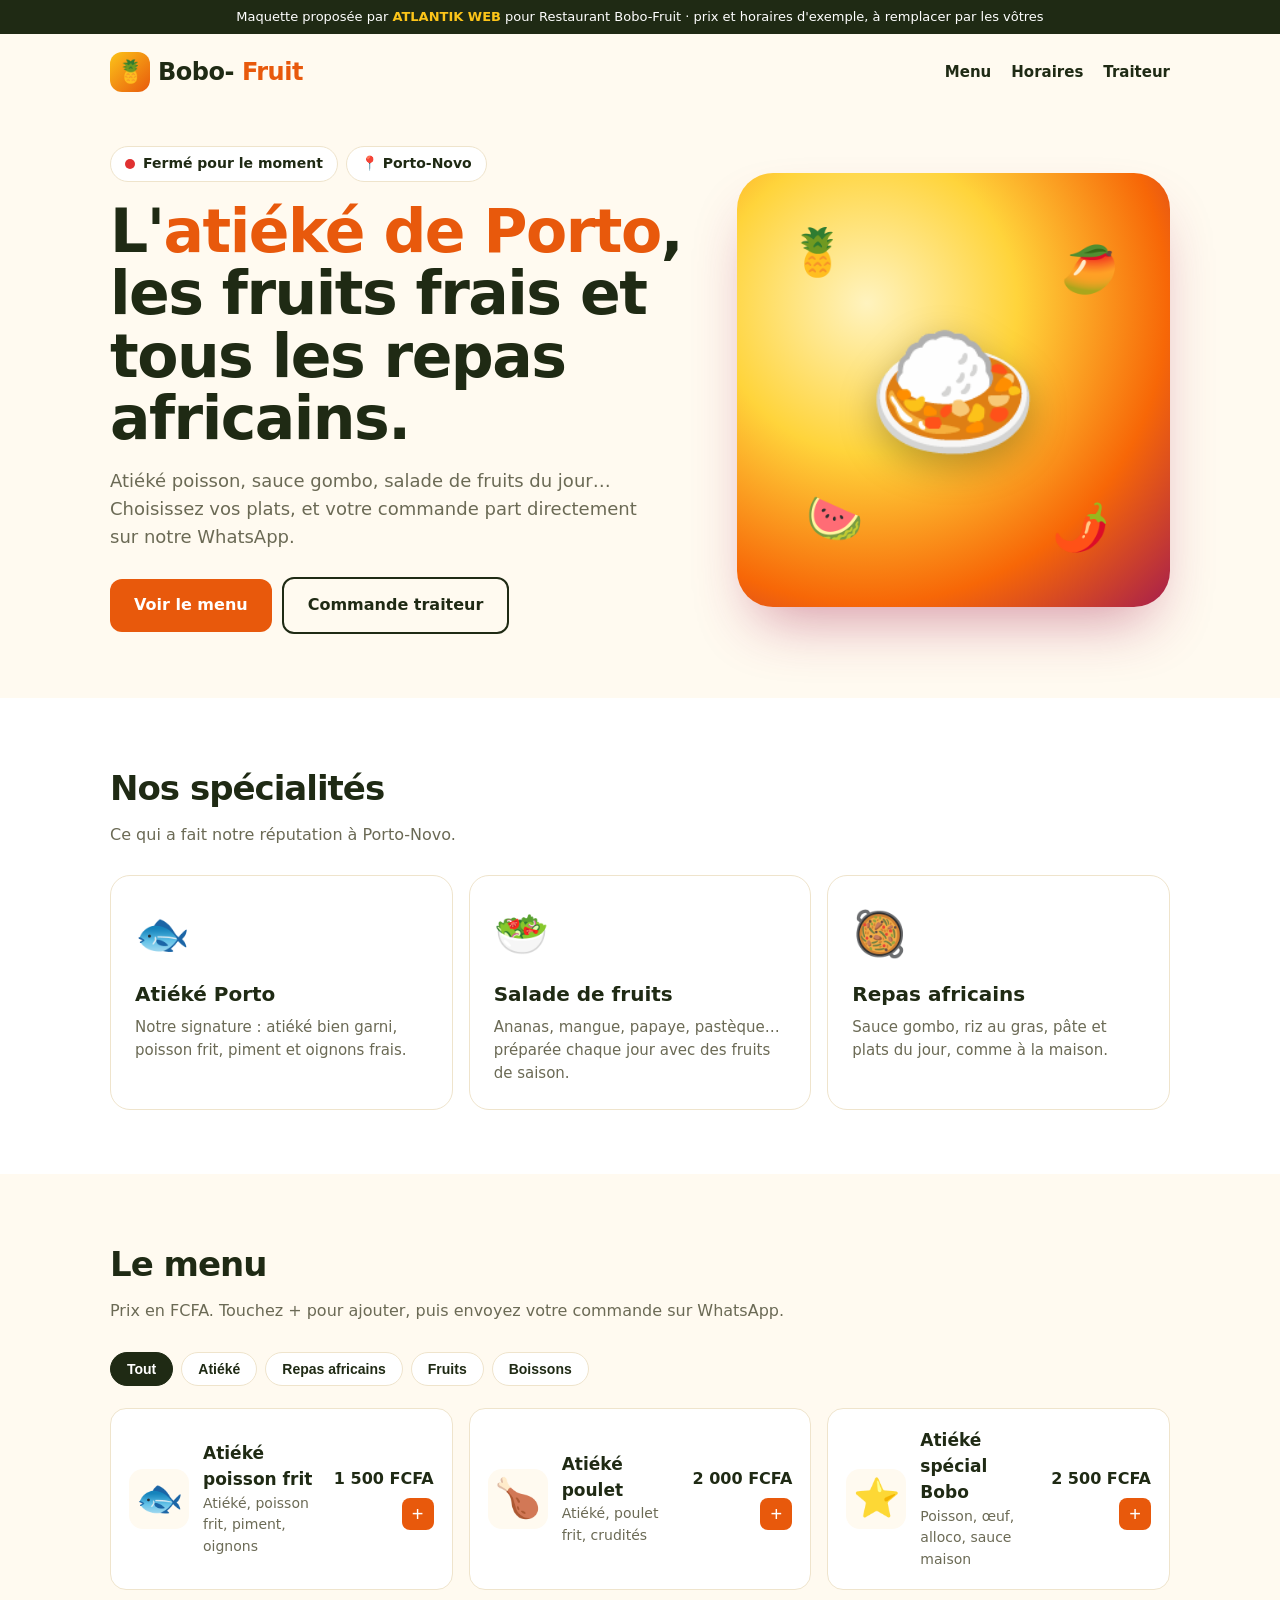
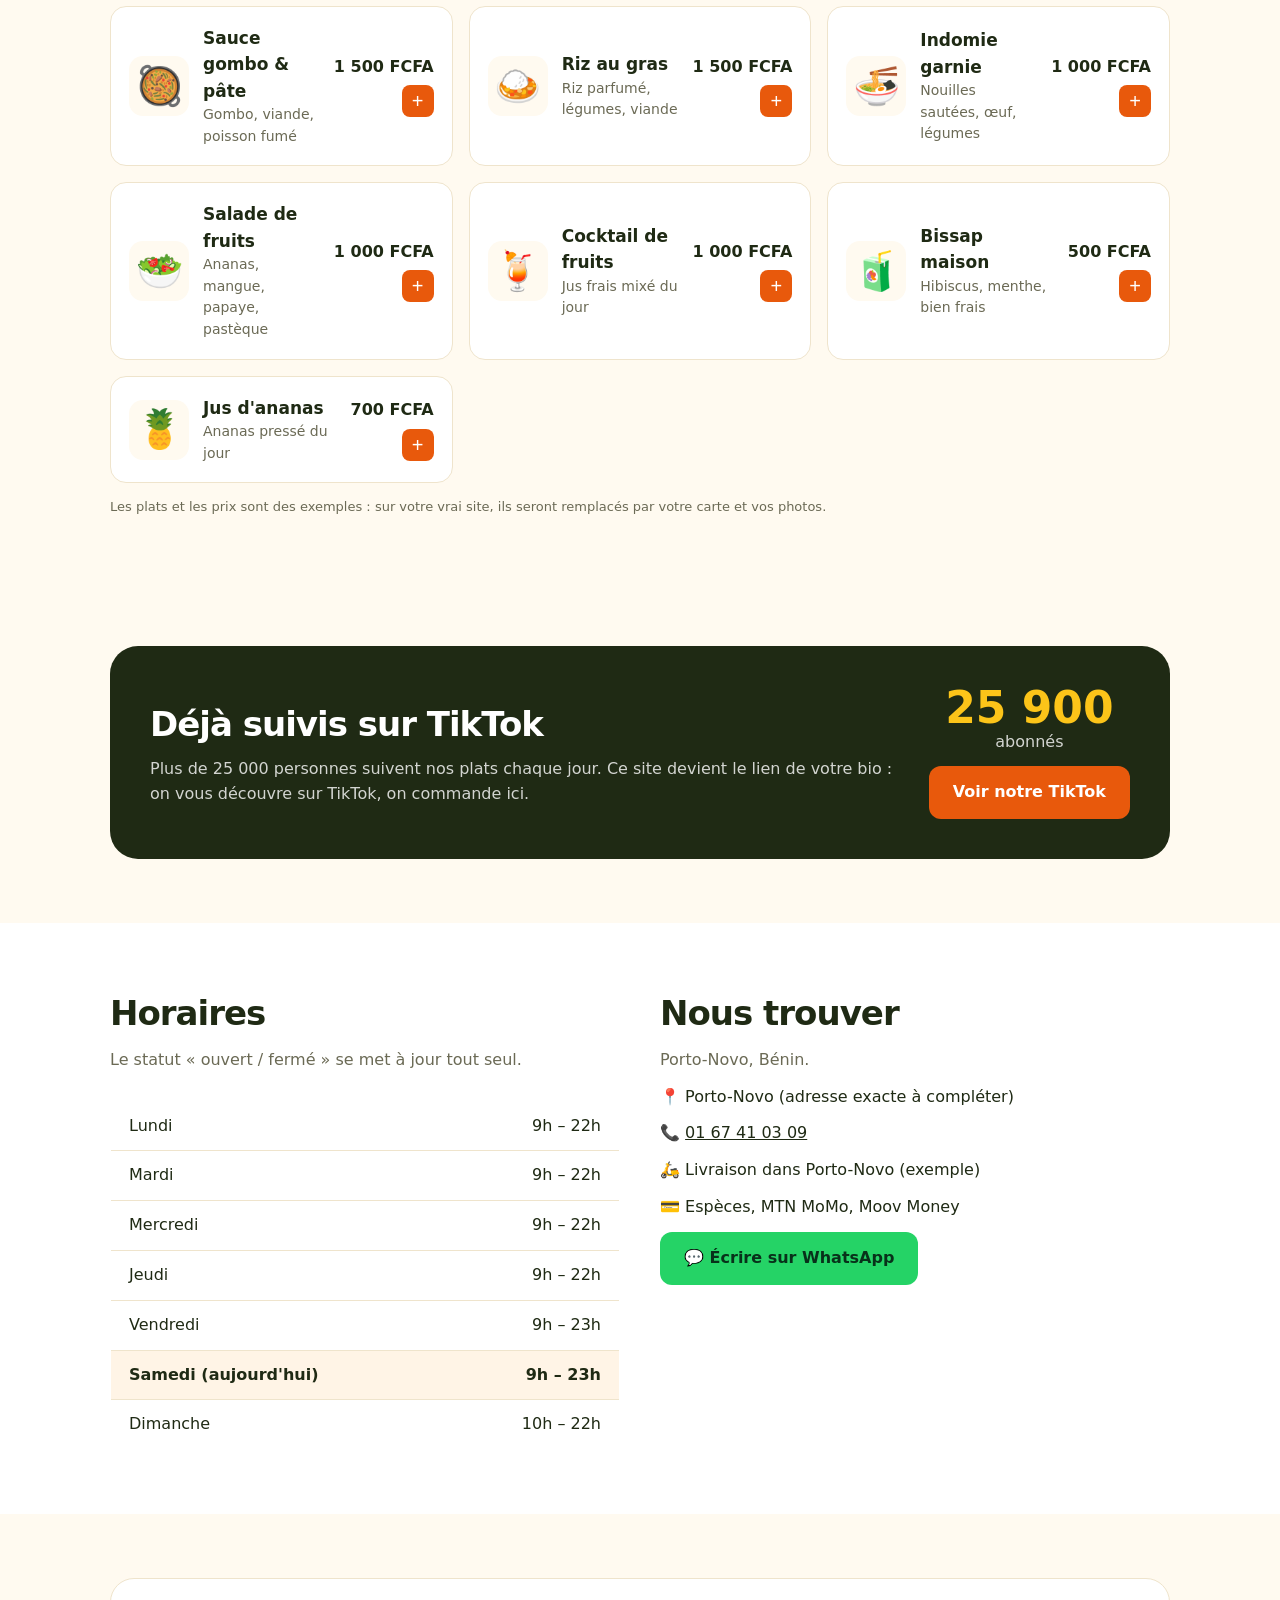
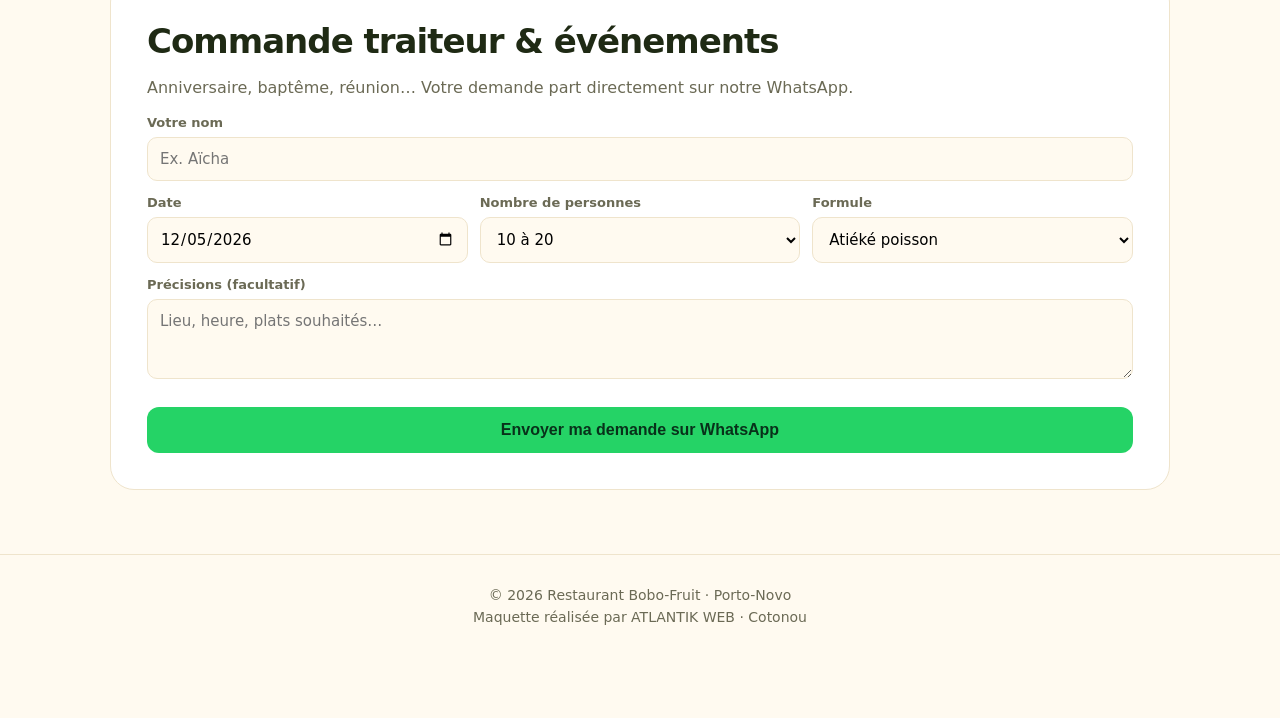
<file: demos/bobo-fruit/index.html>
<!doctype html>
<html lang="fr">
<head>
<meta charset="utf-8">
<meta name="viewport" content="width=device-width, initial-scale=1">
<title>Restaurant Bobo-Fruit · Atiéké Porto-Novo</title>
<meta name="description" content="Restaurant Bobo-Fruit à Porto-Novo : l'atiéké de Porto, salades de fruits fraîches et repas africains. Commandez en 1 clic sur WhatsApp.">
<meta property="og:title" content="Restaurant Bobo-Fruit · Atiéké Porto-Novo">
<meta property="og:description" content="Atiéké, salades de fruits et repas africains à Porto-Novo. Commande WhatsApp en 1 clic.">
<style>
:root{--bg:#fffaf0;--ink:#1f2a14;--mute:#6b6a55;--acc:#e8590c;--acc2:#2f9e44;--sun:#fcc419;--card:#fff;--line:#efe4cc}
*{box-sizing:border-box;margin:0;padding:0}
html{scroll-behavior:smooth}
body{font-family:system-ui,-apple-system,"Segoe UI",Roboto,sans-serif;background:var(--bg);color:var(--ink);line-height:1.55}
a{color:inherit}
.wrap{max-width:1100px;margin:0 auto;padding:0 20px}
.demo{background:var(--ink);color:#fff;text-align:center;font-size:13px;padding:7px 12px}
.demo b{color:var(--sun)}
header{display:flex;justify-content:space-between;align-items:center;padding:18px 0;gap:12px}
.logo{font-weight:900;font-size:24px;letter-spacing:-.5px;display:flex;align-items:center;gap:8px}
.logo .b{width:40px;height:40px;border-radius:12px;background:linear-gradient(135deg,var(--sun),var(--acc));display:grid;place-items:center;font-size:22px}
.logo span{color:var(--acc)}
nav a{text-decoration:none;margin-left:20px;font-weight:600;font-size:15px}
.hero{display:grid;grid-template-columns:1.15fr .85fr;gap:40px;align-items:center;padding:36px 0 64px}
.hero h1{font-size:clamp(34px,5.2vw,60px);line-height:1.04;letter-spacing:-1.5px}
.hero h1 em{font-style:normal;color:var(--acc)}
.hero p{color:var(--mute);font-size:18px;margin:18px 0 26px;max-width:48ch}
.badges{display:flex;flex-wrap:wrap;gap:8px;margin-bottom:18px}
.badge{display:inline-flex;align-items:center;gap:8px;background:#fff;border:1px solid var(--line);border-radius:99px;padding:6px 14px;font-weight:600;font-size:14px}
.dot{width:10px;height:10px;border-radius:50%;background:#aaa}.open .dot{background:var(--acc2);box-shadow:0 0 0 4px #2f9e4422}.closed .dot{background:#e03131}
.btn{display:inline-block;background:var(--acc);color:#fff;text-decoration:none;font-weight:700;padding:14px 24px;border-radius:12px;border:0;cursor:pointer;font-size:16px}
.btn.wa{background:#25d366;color:#08311a}
.btn.ghost{background:transparent;color:var(--ink);border:2px solid var(--ink);margin-left:10px}
.bowl{position:relative;aspect-ratio:1;border-radius:36px;background:radial-gradient(circle at 30% 30%,#fff3bf,#ffd43b 35%,#f76707 70%,#a61e4d);display:grid;place-items:center;box-shadow:0 30px 60px -20px #a61e4d77;overflow:hidden}
.bowl .big{font-size:140px;filter:drop-shadow(0 12px 18px #0004)}
.bowl .f{position:absolute;font-size:46px;animation:fl 6s ease-in-out infinite}
.bowl .f1{top:10%;left:12%}.bowl .f2{top:14%;right:12%;animation-delay:-2s}.bowl .f3{bottom:12%;left:16%;animation-delay:-4s}.bowl .f4{bottom:10%;right:14%;animation-delay:-1s}
@keyframes fl{50%{transform:translateY(-10px) rotate(8deg)}}
@media (prefers-reduced-motion:reduce){.bowl .f{animation:none}}
section{padding:64px 0}
h2{font-size:34px;letter-spacing:-1px;margin-bottom:8px}
.sub{color:var(--mute);margin-bottom:28px}
.stars{display:grid;grid-template-columns:repeat(3,1fr);gap:16px}
.star{background:#fff;border:1px solid var(--line);border-radius:20px;padding:24px}
.star .e{font-size:44px}.star h3{margin:10px 0 6px;font-size:20px}.star p{color:var(--mute);font-size:15px}
.tabs{display:flex;gap:8px;flex-wrap:wrap;margin-bottom:22px}
.tabs button{border:1px solid var(--line);background:#fff;padding:8px 16px;border-radius:99px;font-weight:600;cursor:pointer;font-size:14px;color:var(--ink)}
.tabs button.on{background:var(--ink);color:#fff;border-color:var(--ink)}
.menu{display:grid;grid-template-columns:repeat(auto-fill,minmax(300px,1fr));gap:16px}
.dish{background:var(--card);border:1px solid var(--line);border-radius:16px;padding:18px;display:flex;gap:14px;align-items:center}
.dish .em{font-size:38px;width:60px;height:60px;display:grid;place-items:center;background:var(--bg);border-radius:14px;flex:none}
.dish h3{font-size:17px}.dish p{color:var(--mute);font-size:14px}
.dish .price{margin-left:auto;text-align:right;flex:none}
.dish .price b{display:block;font-size:16px;white-space:nowrap}
.qty{display:flex;align-items:center;gap:6px;justify-content:flex-end;margin-top:6px}
.qty button{border:0;background:var(--acc);color:#fff;border-radius:8px;width:32px;height:32px;font-size:20px;cursor:pointer;line-height:1}
.qty button.m{background:#e9e2cf;color:var(--ink)}
.qty span{min-width:18px;text-align:center;font-weight:700}
.note{font-size:13px;color:var(--mute);margin-top:14px}
.tiktok{background:var(--ink);color:#fff;border-radius:28px;padding:40px;display:grid;grid-template-columns:1fr auto;gap:24px;align-items:center}
.tiktok p{opacity:.8;margin-top:6px}
.tiktok .n{font-size:44px;font-weight:900;color:var(--sun);line-height:1}
.hours{display:grid;grid-template-columns:1fr 1fr;gap:40px}
table{width:100%;border-collapse:collapse;background:#fff;border-radius:16px;overflow:hidden;border:1px solid var(--line)}
td{padding:12px 18px;border-bottom:1px solid var(--line)}tr:last-child td{border:0}
tr.today{background:#fff4e6;font-weight:700}
.info p{margin-bottom:12px}
.event{background:#fff;border:1px solid var(--line);border-radius:24px;padding:36px}
.event label{display:block;font-size:13px;color:var(--mute);margin:12px 0 4px;font-weight:600}
.event input,.event select,.event textarea{width:100%;padding:12px;border-radius:10px;border:1px solid var(--line);font-size:15px;font-family:inherit;background:var(--bg)}
.event .row{display:grid;grid-template-columns:1fr 1fr 1fr;gap:12px}
.event .btn{margin-top:20px;width:100%}
.cart{position:fixed;left:50%;transform:translateX(-50%);bottom:18px;background:#25d366;color:#08311a;border-radius:16px;padding:14px 22px;font-weight:800;text-decoration:none;box-shadow:0 10px 30px #0004;display:none;white-space:nowrap}
.cart.show{display:block}
footer{border-top:1px solid var(--line);padding:30px 0 90px;color:var(--mute);font-size:14px;text-align:center}
@media(max-width:760px){.hero,.hours,.tiktok{grid-template-columns:1fr}.stars{grid-template-columns:1fr}.bowl{max-width:320px}.bowl .big{font-size:100px}nav{display:none}.event .row{grid-template-columns:1fr}.btn.ghost{margin:10px 0 0}.tiktok{padding:28px}}
</style>
</head>
<body>
<div class="demo">Maquette proposée par <b>ATLANTIK WEB</b> pour Restaurant Bobo-Fruit · prix et horaires d'exemple, à remplacer par les vôtres</div>
<div class="wrap">
  <header>
    <div class="logo"><div class="b">🍍</div>Bobo-<span>Fruit</span></div>
    <nav><a href="#menu">Menu</a><a href="#horaires">Horaires</a><a href="#evenement">Traiteur</a></nav>
  </header>
  <div class="hero">
    <div>
      <div class="badges">
        <div class="badge" id="status"><span class="dot"></span><span id="statusTxt">…</span></div>
        <div class="badge">📍 Porto-Novo</div>
      </div>
      <h1>L'<em>atiéké de Porto</em>, les fruits frais et tous les repas africains.</h1>
      <p>Atiéké poisson, sauce gombo, salade de fruits du jour… Choisissez vos plats, et votre commande part directement sur notre WhatsApp.</p>
      <a class="btn" href="#menu">Voir le menu</a><a class="btn ghost" href="#evenement">Commande traiteur</a>
    </div>
    <div class="bowl" aria-hidden="true"><span class="f f1">🍍</span><span class="f f2">🥭</span><span class="f f3">🍉</span><span class="f f4">🌶️</span><span class="big">🍛</span></div>
  </div>
</div>

<section style="background:#fff"><div class="wrap">
  <h2>Nos spécialités</h2><p class="sub">Ce qui a fait notre réputation à Porto-Novo.</p>
  <div class="stars">
    <div class="star"><div class="e">🐟</div><h3>Atiéké Porto</h3><p>Notre signature : atiéké bien garni, poisson frit, piment et oignons frais.</p></div>
    <div class="star"><div class="e">🥗</div><h3>Salade de fruits</h3><p>Ananas, mangue, papaye, pastèque… préparée chaque jour avec des fruits de saison.</p></div>
    <div class="star"><div class="e">🥘</div><h3>Repas africains</h3><p>Sauce gombo, riz au gras, pâte et plats du jour, comme à la maison.</p></div>
  </div>
</div></section>

<section id="menu"><div class="wrap">
  <h2>Le menu</h2><p class="sub">Prix en FCFA. Touchez + pour ajouter, puis envoyez votre commande sur WhatsApp.</p>
  <div class="tabs" id="tabs"></div>
  <div class="menu" id="plats"></div>
  <p class="note">Les plats et les prix sont des exemples : sur votre vrai site, ils seront remplacés par votre carte et vos photos.</p>
</div></section>

<section><div class="wrap">
  <div class="tiktok">
    <div><h2 style="margin:0">Déjà suivis sur TikTok</h2><p>Plus de 25 000 personnes suivent nos plats chaque jour. Ce site devient le lien de votre bio : on vous découvre sur TikTok, on commande ici.</p></div>
    <div style="text-align:center"><div class="n">25 900</div><div style="opacity:.8;margin-bottom:12px">abonnés</div><a class="btn" href="https://www.tiktok.com/@restaurant.bobofr" target="_blank" rel="noopener">Voir notre TikTok</a></div>
  </div>
</div></section>

<section id="horaires" style="background:#fff"><div class="wrap hours">
  <div><h2>Horaires</h2><p class="sub">Le statut « ouvert / fermé » se met à jour tout seul.</p><table id="table"></table></div>
  <div class="info"><h2>Nous trouver</h2><p class="sub">Porto-Novo, Bénin.</p>
    <p>📍 Porto-Novo (adresse exacte à compléter)</p>
    <p>📞 <a href="tel:+2290167410309">01 67 41 03 09</a></p>
    <p>🛵 Livraison dans Porto-Novo (exemple)</p>
    <p>💳 Espèces, MTN MoMo, Moov Money</p>
    <a class="btn wa" href="https://wa.me/2290167410309?text=Bonjour%20Bobo-Fruit%2C%20je%20voudrais%20passer%20une%20commande." target="_blank" rel="noopener">💬 Écrire sur WhatsApp</a></div>
</div></section>

<section id="evenement"><div class="wrap">
  <form class="event" id="event">
    <h2>Commande traiteur & événements</h2><p class="sub" style="margin-bottom:0">Anniversaire, baptême, réunion… Votre demande part directement sur notre WhatsApp.</p>
    <label for="nom">Votre nom</label><input id="nom" required placeholder="Ex. Aïcha">
    <div class="row">
      <div><label for="jour">Date</label><input id="jour" type="date" required></div>
      <div><label for="pers">Nombre de personnes</label><select id="pers"><option>10 à 20</option><option>20 à 50</option><option>50 à 100</option><option>Plus de 100</option></select></div>
      <div><label for="type">Formule</label><select id="type"><option>Atiéké poisson</option><option>Repas africains variés</option><option>Salades de fruits & cocktails</option><option>Formule mixte</option></select></div>
    </div>
    <label for="det">Précisions (facultatif)</label><textarea id="det" rows="3" placeholder="Lieu, heure, plats souhaités…"></textarea>
    <button class="btn wa" type="submit">Envoyer ma demande sur WhatsApp</button>
  </form>
</div></section>

<footer>© <span id="an"></span> Restaurant Bobo-Fruit · Porto-Novo<br>Maquette réalisée par ATLANTIK WEB · Cotonou</footer>
<a class="cart" id="cart" target="_blank" rel="noopener"></a>

<script>
const WA = "2290167410309";
const NOM = "Bobo-Fruit";
const PLATS = [
  {c:"Atiéké",n:"Atiéké poisson frit",d:"Atiéké, poisson frit, piment, oignons",p:1500,e:"🐟"},
  {c:"Atiéké",n:"Atiéké poulet",d:"Atiéké, poulet frit, crudités",p:2000,e:"🍗"},
  {c:"Atiéké",n:"Atiéké spécial Bobo",d:"Poisson, œuf, alloco, sauce maison",p:2500,e:"⭐"},
  {c:"Repas africains",n:"Sauce gombo & pâte",d:"Gombo, viande, poisson fumé",p:1500,e:"🥘"},
  {c:"Repas africains",n:"Riz au gras",d:"Riz parfumé, légumes, viande",p:1500,e:"🍛"},
  {c:"Repas africains",n:"Indomie garnie",d:"Nouilles sautées, œuf, légumes",p:1000,e:"🍜"},
  {c:"Fruits",n:"Salade de fruits",d:"Ananas, mangue, papaye, pastèque",p:1000,e:"🥗"},
  {c:"Fruits",n:"Cocktail de fruits",d:"Jus frais mixé du jour",p:1000,e:"🍹"},
  {c:"Boissons",n:"Bissap maison",d:"Hibiscus, menthe, bien frais",p:500,e:"🧃"},
  {c:"Boissons",n:"Jus d'ananas",d:"Ananas pressé du jour",p:700,e:"🍍"},
];
const HORAIRES = [["Dimanche",10,22],["Lundi",9,22],["Mardi",9,22],["Mercredi",9,22],["Jeudi",9,22],["Vendredi",9,23],["Samedi",9,23]];
const fcfa = n => n.toLocaleString("fr-FR").replace(/ | /g," ") + " FCFA";
const panier = {};

const cats = ["Tout", ...new Set(PLATS.map(p => p.c))];
let courante = "Tout";
const tabs = document.getElementById("tabs");
function afficher() {
  tabs.innerHTML = cats.map(c => `<button type="button" class="${c===courante?"on":""}" data-c="${c}">${c}</button>`).join("");
  document.getElementById("plats").innerHTML = PLATS.map((p,i) => (courante==="Tout"||p.c===courante) ? `
    <div class="dish"><div class="em">${p.e}</div><div><h3>${p.n}</h3><p>${p.d}</p></div>
    <div class="price"><b>${fcfa(p.p)}</b><div class="qty">${panier[i]?`<button type="button" class="m" data-i="${i}" data-d="-1" aria-label="Retirer ${p.n}">−</button><span>${panier[i]}</span>`:""}<button type="button" data-i="${i}" data-d="1" aria-label="Ajouter ${p.n}">+</button></div></div></div>` : "").join("");
}
tabs.addEventListener("click", e => { if (e.target.dataset.c) { courante = e.target.dataset.c; afficher(); } });
document.getElementById("plats").addEventListener("click", e => {
  const i = e.target.dataset.i; if (i === undefined) return;
  panier[i] = Math.max(0, (panier[i] || 0) + Number(e.target.dataset.d));
  if (!panier[i]) delete panier[i];
  afficher(); majPanier();
});
function majPanier() {
  const lignes = Object.entries(panier), total = lignes.reduce((s,[i,q]) => s + PLATS[i].p*q, 0);
  const cart = document.getElementById("cart");
  cart.classList.toggle("show", lignes.length > 0);
  cart.textContent = `💬 Commander sur WhatsApp · ${fcfa(total)}`;
  const msg = `Bonjour ${NOM}, je voudrais commander :\n` + lignes.map(([i,q]) => `- ${q} × ${PLATS[i].n}`).join("\n") + `\nTotal : ${fcfa(total)}`;
  cart.href = `https://wa.me/${WA}?text=${encodeURIComponent(msg)}`;
}
afficher();

const now = new Date(), j = now.getDay(), h = now.getHours() + now.getMinutes()/60, [,o,f] = HORAIRES[j];
const ouvert = o !== null && h >= o && h < f;
document.getElementById("status").classList.add(ouvert ? "open" : "closed");
document.getElementById("statusTxt").textContent = ouvert ? `Ouvert maintenant · jusqu'à ${f}h` : "Fermé pour le moment";
document.getElementById("table").innerHTML = [1,2,3,4,5,6,0].map(d => { const [n,a,b] = HORAIRES[d];
  return `<tr class="${d===j?"today":""}"><td>${n}${d===j?" (aujourd'hui)":""}</td><td style="text-align:right">${a===null?"Fermé":`${a}h – ${b}h`}</td></tr>`; }).join("");

const jour = document.getElementById("jour"); jour.valueAsDate = now; jour.min = jour.value;
document.getElementById("event").addEventListener("submit", e => {
  e.preventDefault();
  const msg = `Bonjour ${NOM}, je souhaite une commande traiteur.\nNom : ${nom.value}\nDate : ${new Date(jour.value).toLocaleDateString("fr-FR")}\nPersonnes : ${pers.value}\nFormule : ${type.value}` + (det.value ? `\nPrécisions : ${det.value}` : "");
  window.open(`https://wa.me/${WA}?text=${encodeURIComponent(msg)}`, "_blank");
});
document.getElementById("an").textContent = now.getFullYear();
</script>
</body>
</html>
</file>
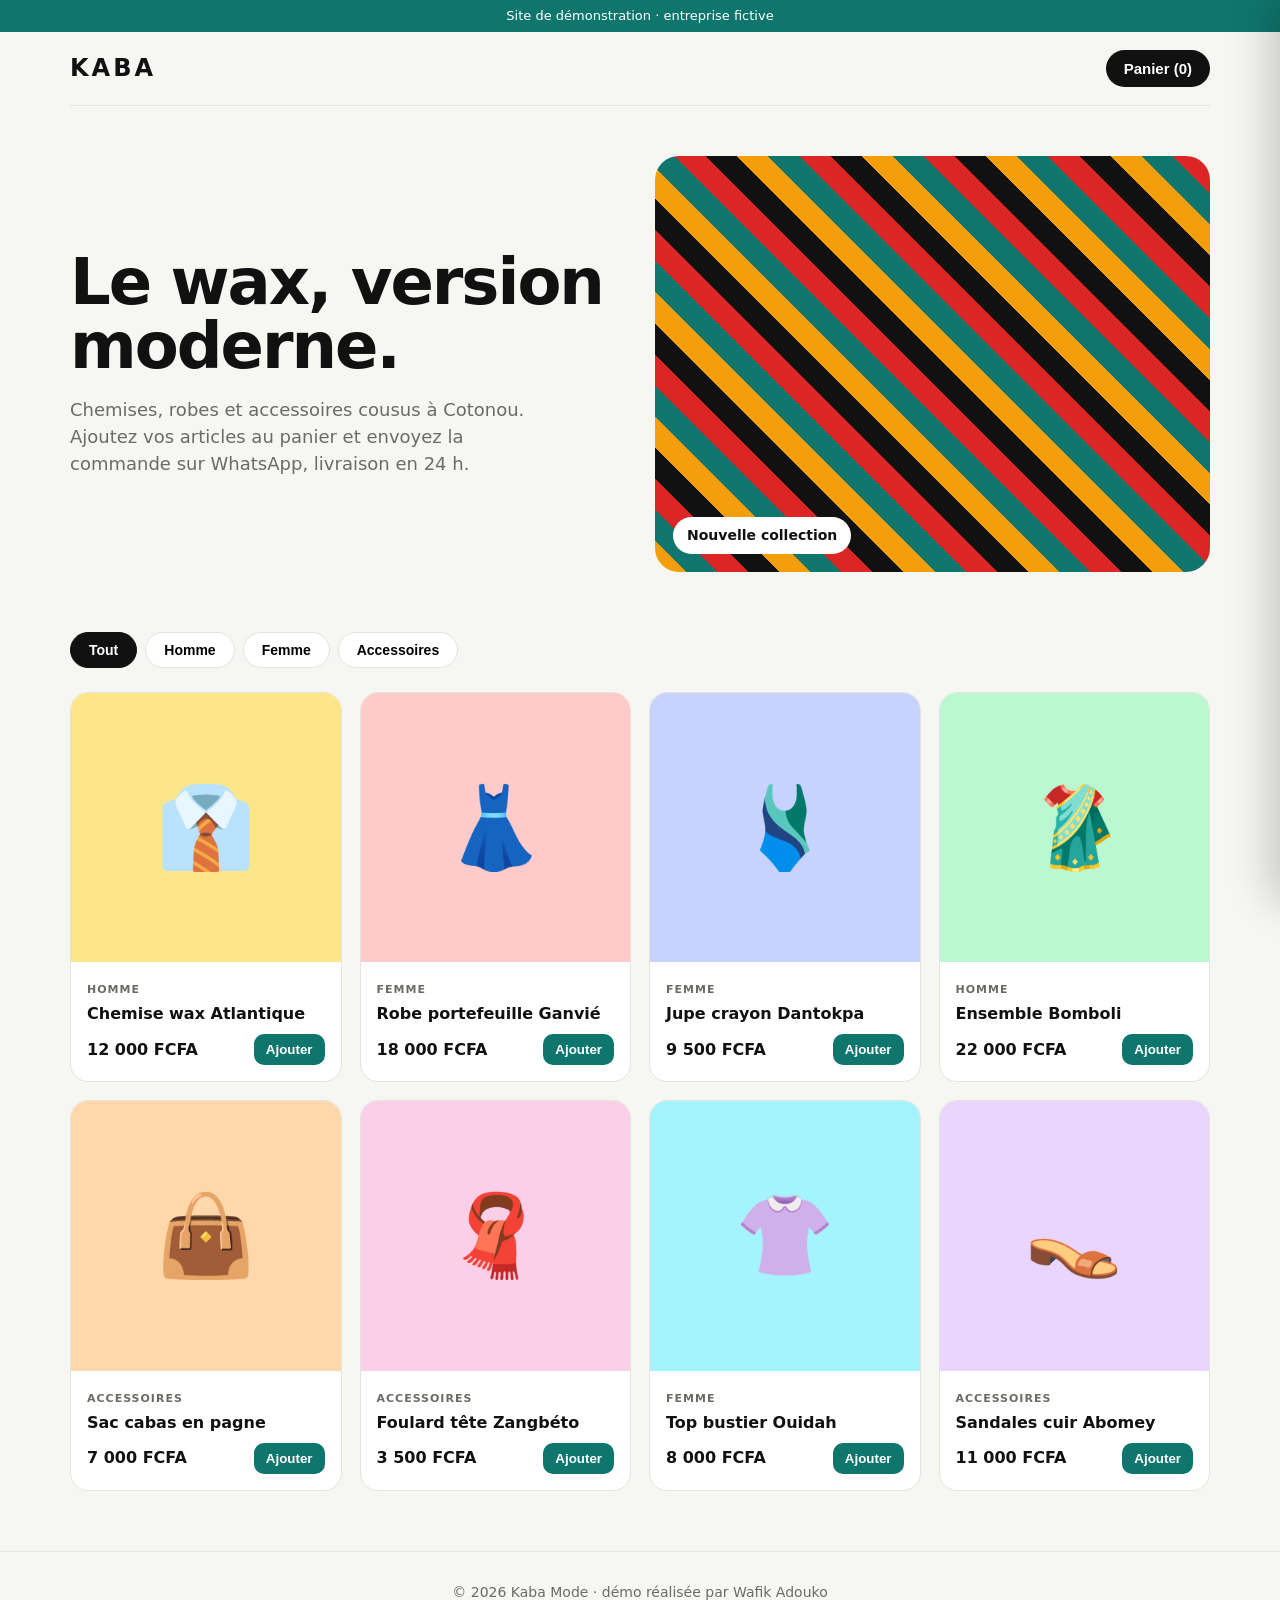
<file: demos/boutique/index.html>
<!doctype html>
<html lang="fr">
<head>
<meta charset="utf-8">
<meta name="viewport" content="width=device-width, initial-scale=1">
<title>Kaba Mode · Boutique en ligne (démo)</title>
<meta name="description" content="Démo : boutique de mode fictive, catalogue filtrable, panier et commande par WhatsApp.">
<style>
:root{--bg:#f6f6f3;--ink:#111;--mute:#6b6b66;--acc:#0f766e;--line:#e4e4de}
*{box-sizing:border-box;margin:0;padding:0}
body{font-family:system-ui,-apple-system,"Segoe UI",Roboto,sans-serif;background:var(--bg);color:var(--ink);line-height:1.5}
.wrap{max-width:1180px;margin:0 auto;padding:0 20px}
.demo{background:var(--acc);color:#fff;text-align:center;font-size:13px;padding:6px}
header{display:flex;justify-content:space-between;align-items:center;padding:18px 0;border-bottom:1px solid var(--line)}
.logo{font-weight:900;font-size:24px;letter-spacing:3px}
.cartbtn{background:var(--ink);color:#fff;border:0;border-radius:99px;padding:10px 18px;font-weight:700;cursor:pointer;font-size:15px}
.hero{display:grid;grid-template-columns:1fr 1fr;gap:30px;align-items:center;padding:50px 0}
.hero h1{font-size:clamp(36px,5.5vw,64px);line-height:1;letter-spacing:-2px;font-weight:900}
.hero p{color:var(--mute);font-size:18px;margin:18px 0 0;max-width:42ch}
.heroimg{aspect-ratio:4/3;border-radius:24px;background:repeating-linear-gradient(45deg,#f59e0b 0 22px,#0f766e 22px 44px,#dc2626 44px 66px,#111 66px 88px);position:relative;overflow:hidden}
.heroimg span{position:absolute;bottom:18px;left:18px;background:#fff;padding:8px 14px;border-radius:99px;font-weight:700;font-size:14px}
.filters{display:flex;gap:8px;flex-wrap:wrap;padding:10px 0 24px}
.filters button{border:1px solid var(--line);background:#fff;padding:9px 18px;border-radius:99px;font-weight:600;cursor:pointer;font-size:14px}
.filters button.on{background:var(--ink);color:#fff;border-color:var(--ink)}
.grid{display:grid;grid-template-columns:repeat(auto-fill,minmax(230px,1fr));gap:18px;padding-bottom:60px}
.prod{background:#fff;border-radius:18px;overflow:hidden;border:1px solid var(--line)}
.prod .img{aspect-ratio:1;display:grid;place-items:center;font-size:80px}
.prod .b{padding:14px 16px 16px}
.prod small{color:var(--mute);text-transform:uppercase;font-size:11px;letter-spacing:1px;font-weight:700}
.prod h3{font-size:16px;margin:2px 0 8px}
.prod .row{display:flex;justify-content:space-between;align-items:center}
.prod button{background:var(--acc);color:#fff;border:0;border-radius:10px;padding:8px 12px;font-weight:700;cursor:pointer}
.drawer{position:fixed;top:0;right:0;height:100%;width:min(400px,100%);background:#fff;box-shadow:-10px 0 40px #0003;transform:translateX(100%);transition:transform .25s;display:flex;flex-direction:column;z-index:10}
.drawer.open{transform:none}
.drawer header{padding:20px}
.lines{flex:1;overflow:auto;padding:0 20px}
.line{display:flex;justify-content:space-between;align-items:center;padding:14px 0;border-bottom:1px solid var(--line);gap:10px}
.qty{display:flex;align-items:center;gap:8px}
.qty button{width:28px;height:28px;border-radius:8px;border:1px solid var(--line);background:#fff;cursor:pointer;font-size:16px}
.foot{padding:20px;border-top:1px solid var(--line)}
.total{display:flex;justify-content:space-between;font-size:18px;font-weight:800;margin-bottom:14px}
.order{display:block;width:100%;text-align:center;background:#16a34a;color:#fff;text-decoration:none;padding:15px;border-radius:14px;font-weight:800}
.order.off{pointer-events:none;opacity:.4}
.x{background:none;border:0;font-size:26px;cursor:pointer}
footer{border-top:1px solid var(--line);padding:30px 0;color:var(--mute);font-size:14px;text-align:center}
@media(max-width:760px){.hero{grid-template-columns:1fr}}
</style>
</head>
<body>
<div class="demo">Site de démonstration · entreprise fictive</div>
<div class="wrap">
  <header><div class="logo">KABA</div><button class="cartbtn" id="openCart">Panier (<span id="count">0</span>)</button></header>
  <div class="hero">
    <div><h1>Le wax, version moderne.</h1><p>Chemises, robes et accessoires cousus à Cotonou. Ajoutez vos articles au panier et envoyez la commande sur WhatsApp, livraison en 24 h.</p></div>
    <div class="heroimg" aria-hidden="true"><span>Nouvelle collection</span></div>
  </div>
  <div class="filters" id="filters"></div>
  <div class="grid" id="grid"></div>
</div>
<footer>© <span id="an"></span> Kaba Mode · démo réalisée par Wafik Adouko</footer>

<aside class="drawer" id="drawer" aria-label="Panier">
  <header><b style="font-size:20px">Votre panier</b><button class="x" id="closeCart" aria-label="Fermer">×</button></header>
  <div class="lines" id="lines"></div>
  <div class="foot"><div class="total"><span>Total</span><span id="total">0 FCFA</span></div><a class="order off" id="order" target="_blank" rel="noopener">Commander sur WhatsApp</a></div>
</aside>

<script>
const WA = "2290140778806";
const PRODUITS = [
  {c:"Homme",n:"Chemise wax Atlantique",p:12000,e:"👔",bg:"#fde68a"},
  {c:"Femme",n:"Robe portefeuille Ganvié",p:18000,e:"👗",bg:"#fecaca"},
  {c:"Femme",n:"Jupe crayon Dantokpa",p:9500,e:"🩱",bg:"#c7d2fe"},
  {c:"Homme",n:"Ensemble Bomboli",p:22000,e:"🥻",bg:"#bbf7d0"},
  {c:"Accessoires",n:"Sac cabas en pagne",p:7000,e:"👜",bg:"#fed7aa"},
  {c:"Accessoires",n:"Foulard tête Zangbéto",p:3500,e:"🧣",bg:"#fbcfe8"},
  {c:"Femme",n:"Top bustier Ouidah",p:8000,e:"👚",bg:"#a5f3fc"},
  {c:"Accessoires",n:"Sandales cuir Abomey",p:11000,e:"👡",bg:"#e9d5ff"},
];
const fcfa = n => n.toLocaleString("fr-FR").replace(/ /g," ") + " FCFA";
const panier = {};
const cats = ["Tout", ...new Set(PRODUITS.map(p => p.c))];

function filtrer(cat) {
  document.getElementById("filters").innerHTML = cats.map(c => `<button class="${c===cat?"on":""}" data-c="${c}">${c}</button>`).join("");
  document.getElementById("grid").innerHTML = PRODUITS.map((p,i) => (cat==="Tout"||p.c===cat) ? `
    <div class="prod"><div class="img" style="background:${p.bg}">${p.e}</div><div class="b"><small>${p.c}</small><h3>${p.n}</h3>
    <div class="row"><b>${fcfa(p.p)}</b><button data-i="${i}">Ajouter</button></div></div></div>` : "").join("");
}
document.getElementById("filters").onclick = e => e.target.dataset.c && filtrer(e.target.dataset.c);
document.getElementById("grid").onclick = e => { const i = e.target.dataset.i; if (i === undefined) return; panier[i] = (panier[i]||0) + 1; maj(); ouvrir(true); };
document.getElementById("lines").onclick = e => { const i = e.target.dataset.i; if (i === undefined) return; panier[i] += +e.target.dataset.d; if (panier[i] <= 0) delete panier[i]; maj(); };

function maj() {
  const l = Object.entries(panier), total = l.reduce((s,[i,q]) => s + PRODUITS[i].p*q, 0);
  document.getElementById("count").textContent = l.reduce((s,[,q]) => s+q, 0);
  document.getElementById("total").textContent = fcfa(total);
  document.getElementById("lines").innerHTML = l.length ? l.map(([i,q]) => `<div class="line"><div>${PRODUITS[i].n}<br><small>${fcfa(PRODUITS[i].p)}</small></div>
    <div class="qty"><button data-i="${i}" data-d="-1" aria-label="Retirer">−</button>${q}<button data-i="${i}" data-d="1" aria-label="Ajouter">+</button></div></div>`).join("")
    : '<p style="padding:20px 0;color:#6b6b66">Votre panier est vide.</p>';
  const order = document.getElementById("order");
  order.classList.toggle("off", !l.length);
  order.href = `https://wa.me/${WA}?text=${encodeURIComponent("Bonjour Kaba Mode, je souhaite commander :\n" + l.map(([i,q]) => `- ${q} × ${PRODUITS[i].n} (${fcfa(PRODUITS[i].p*q)})`).join("\n") + `\nTotal : ${fcfa(total)}`)}`;
}
const ouvrir = v => document.getElementById("drawer").classList.toggle("open", v);
document.getElementById("openCart").onclick = () => ouvrir(true);
document.getElementById("closeCart").onclick = () => ouvrir(false);
filtrer("Tout"); maj();
document.getElementById("an").textContent = new Date().getFullYear();
</script>
</body>
</html>
</file>
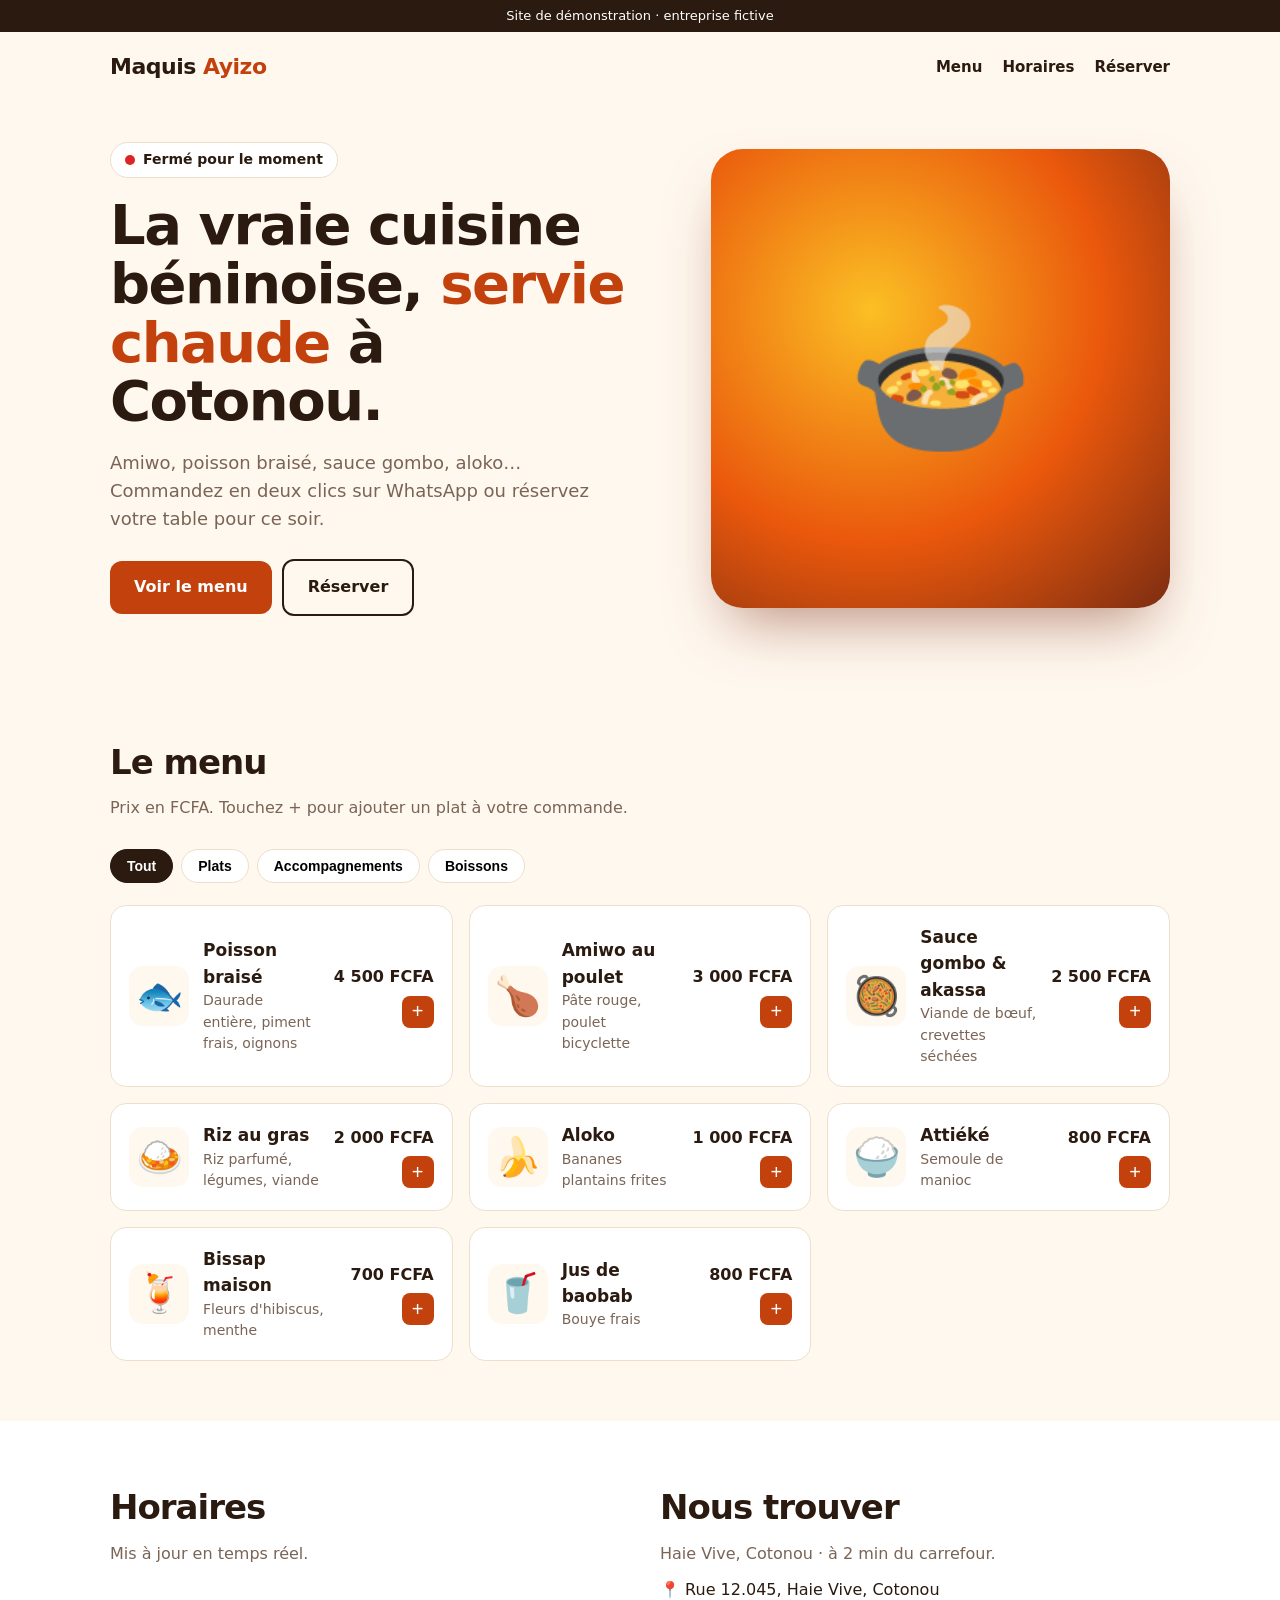
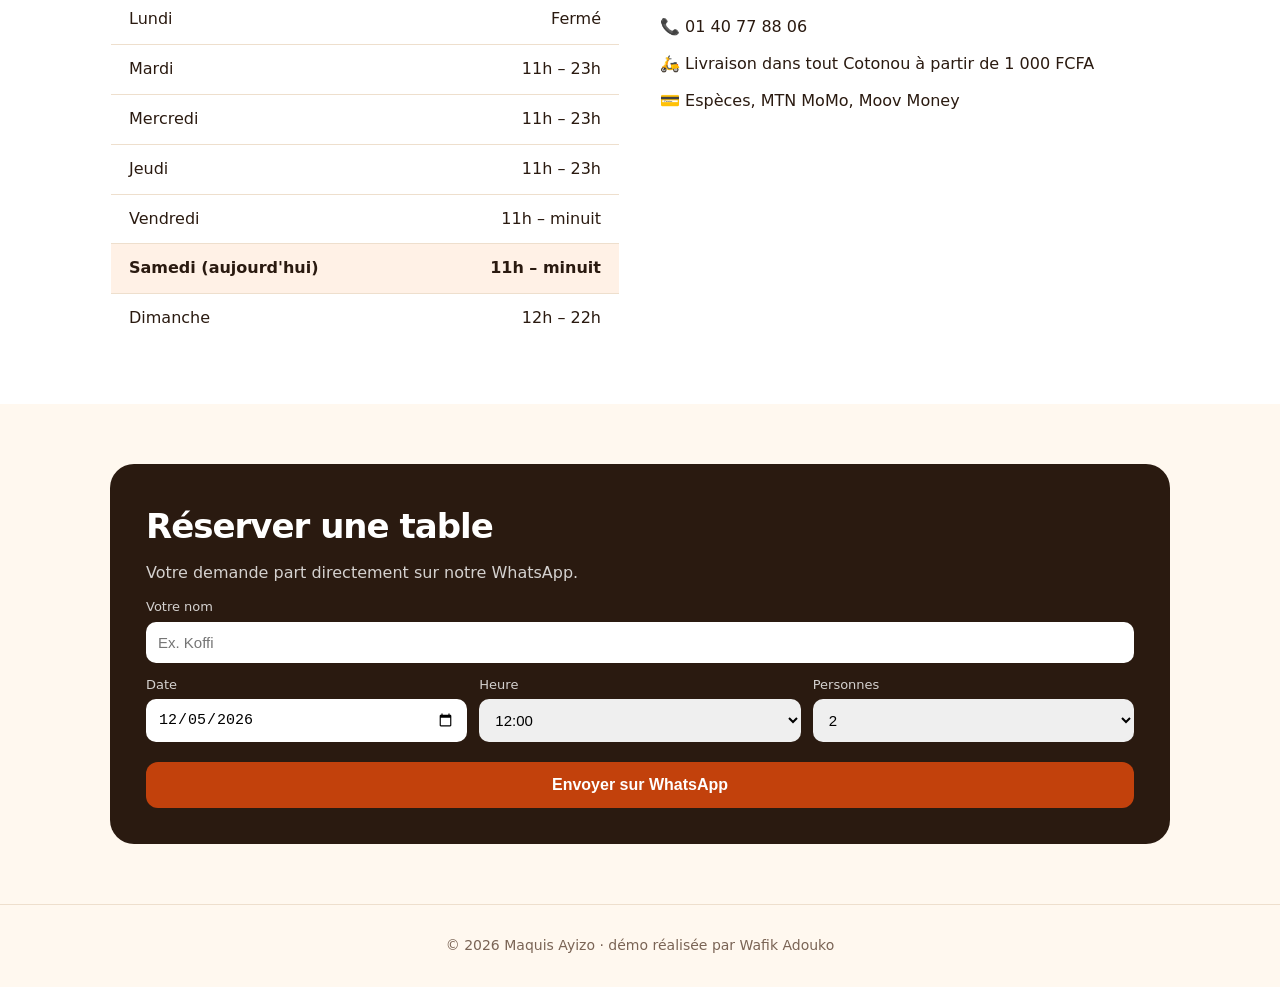
<file: demos/restaurant/index.html>
<!doctype html>
<html lang="fr">
<head>
<meta charset="utf-8">
<meta name="viewport" content="width=device-width, initial-scale=1">
<title>Maquis Ayizo · Restaurant à Cotonou (démo)</title>
<meta name="description" content="Démo : restaurant fictif à Cotonou, menu en FCFA, horaires en direct et commande par WhatsApp.">
<style>
:root{--bg:#fff8ef;--ink:#2a1a10;--mute:#7a6455;--acc:#c2410c;--acc2:#15803d;--card:#fff;--line:#eedfcd}
*{box-sizing:border-box;margin:0;padding:0}
body{font-family:system-ui,-apple-system,"Segoe UI",Roboto,sans-serif;background:var(--bg);color:var(--ink);line-height:1.55}
a{color:inherit}
.wrap{max-width:1100px;margin:0 auto;padding:0 20px}
.demo{background:var(--ink);color:#fff;text-align:center;font-size:13px;padding:6px}
header{display:flex;justify-content:space-between;align-items:center;padding:18px 0}
.logo{font-weight:800;font-size:22px;letter-spacing:-.5px}.logo span{color:var(--acc)}
nav a{text-decoration:none;margin-left:20px;font-weight:600;font-size:15px}
.hero{display:grid;grid-template-columns:1.1fr .9fr;gap:40px;align-items:center;padding:40px 0 60px}
.hero h1{font-size:clamp(34px,5vw,56px);line-height:1.05;letter-spacing:-1.5px}
.hero h1 em{font-style:normal;color:var(--acc)}
.hero p{color:var(--mute);font-size:18px;margin:18px 0 26px;max-width:46ch}
.status{display:inline-flex;align-items:center;gap:8px;background:#fff;border:1px solid var(--line);border-radius:99px;padding:6px 14px;font-weight:600;font-size:14px;margin-bottom:18px}
.dot{width:10px;height:10px;border-radius:50%;background:#aaa}.open .dot{background:var(--acc2);box-shadow:0 0 0 4px #15803d22}.closed .dot{background:#dc2626}
.btn{display:inline-block;background:var(--acc);color:#fff;text-decoration:none;font-weight:700;padding:14px 24px;border-radius:12px;border:0;cursor:pointer;font-size:16px}
.btn.ghost{background:transparent;color:var(--ink);border:2px solid var(--ink);margin-left:10px}
.plate{aspect-ratio:1;border-radius:32px;background:radial-gradient(circle at 35% 35%,#fbbf24,#ea580c 55%,#7c2d12);display:grid;place-items:center;font-size:150px;box-shadow:0 30px 60px -20px #7c2d1288}
section{padding:60px 0}
h2{font-size:34px;letter-spacing:-1px;margin-bottom:8px}
.sub{color:var(--mute);margin-bottom:28px}
.tabs{display:flex;gap:8px;flex-wrap:wrap;margin-bottom:22px}
.tabs button{border:1px solid var(--line);background:#fff;padding:8px 16px;border-radius:99px;font-weight:600;cursor:pointer;font-size:14px}
.tabs button.on{background:var(--ink);color:#fff;border-color:var(--ink)}
.menu{display:grid;grid-template-columns:repeat(auto-fill,minmax(300px,1fr));gap:16px}
.dish{background:var(--card);border:1px solid var(--line);border-radius:16px;padding:18px;display:flex;gap:14px;align-items:center}
.dish .em{font-size:38px;width:60px;height:60px;display:grid;place-items:center;background:var(--bg);border-radius:14px;flex:none}
.dish h3{font-size:17px}.dish p{color:var(--mute);font-size:14px}
.dish .price{margin-left:auto;text-align:right;flex:none}
.dish .price b{display:block;font-size:16px;white-space:nowrap}
.add{margin-top:6px;border:0;background:var(--acc);color:#fff;border-radius:8px;width:32px;height:32px;font-size:20px;cursor:pointer}
.hours{display:grid;grid-template-columns:1fr 1fr;gap:40px}
table{width:100%;border-collapse:collapse;background:#fff;border-radius:16px;overflow:hidden;border:1px solid var(--line)}
td{padding:12px 18px;border-bottom:1px solid var(--line)}tr:last-child td{border:0}
tr.today{background:#fff1e6;font-weight:700}
.info p{margin-bottom:12px}
.resa{background:var(--ink);color:#fff;border-radius:24px;padding:36px}
.resa label{display:block;font-size:13px;opacity:.8;margin:12px 0 4px}
.resa input,.resa select{width:100%;padding:12px;border-radius:10px;border:0;font-size:15px}
.resa .row{display:grid;grid-template-columns:1fr 1fr 1fr;gap:12px}
.resa .btn{margin-top:20px;width:100%}
.cart{position:fixed;right:20px;bottom:20px;background:var(--acc2);color:#fff;border-radius:16px;padding:14px 20px;font-weight:700;text-decoration:none;box-shadow:0 10px 30px #0004;display:none}
.cart.show{display:block}
footer{border-top:1px solid var(--line);padding:30px 0;color:var(--mute);font-size:14px;text-align:center}
@media(max-width:760px){.hero,.hours{grid-template-columns:1fr}.plate{font-size:100px;max-width:320px}nav{display:none}.resa .row{grid-template-columns:1fr}.btn.ghost{margin:10px 0 0}}
</style>
</head>
<body>
<div class="demo">Site de démonstration · entreprise fictive</div>
<div class="wrap">
  <header><div class="logo">Maquis <span>Ayizo</span></div><nav><a href="#menu">Menu</a><a href="#horaires">Horaires</a><a href="#reserver">Réserver</a></nav></header>
  <div class="hero">
    <div>
      <div class="status" id="status"><span class="dot"></span><span id="statusTxt">…</span></div>
      <h1>La vraie cuisine béninoise, <em>servie chaude</em> à Cotonou.</h1>
      <p>Amiwo, poisson braisé, sauce gombo, aloko… Commandez en deux clics sur WhatsApp ou réservez votre table pour ce soir.</p>
      <a class="btn" href="#menu">Voir le menu</a><a class="btn ghost" href="#reserver">Réserver</a>
    </div>
    <div class="plate" aria-hidden="true">🍲</div>
  </div>
</div>

<section id="menu"><div class="wrap">
  <h2>Le menu</h2><p class="sub">Prix en FCFA. Touchez + pour ajouter un plat à votre commande.</p>
  <div class="tabs" id="tabs"></div>
  <div class="menu" id="plats"></div>
</div></section>

<section id="horaires" style="background:#fff"><div class="wrap hours">
  <div><h2>Horaires</h2><p class="sub">Mis à jour en temps réel.</p><table id="table"></table></div>
  <div class="info"><h2>Nous trouver</h2><p class="sub">Haie Vive, Cotonou · à 2 min du carrefour.</p>
    <p>📍 Rue 12.045, Haie Vive, Cotonou</p><p>📞 01 40 77 88 06</p><p>🛵 Livraison dans tout Cotonou à partir de 1 000 FCFA</p><p>💳 Espèces, MTN MoMo, Moov Money</p></div>
</div></section>

<section id="reserver"><div class="wrap">
  <form class="resa" id="resa">
    <h2>Réserver une table</h2><p style="opacity:.8">Votre demande part directement sur notre WhatsApp.</p>
    <label for="nom">Votre nom</label><input id="nom" required placeholder="Ex. Koffi">
    <div class="row">
      <div><label for="jour">Date</label><input id="jour" type="date" required></div>
      <div><label for="heure">Heure</label><select id="heure"><option>12:00</option><option>13:00</option><option>19:00</option><option>20:00</option><option>21:00</option></select></div>
      <div><label for="pers">Personnes</label><select id="pers"><option>2</option><option>3</option><option>4</option><option>5</option><option>6+</option></select></div>
    </div>
    <button class="btn" type="submit">Envoyer sur WhatsApp</button>
  </form>
</div></section>

<footer>© <span id="an"></span> Maquis Ayizo · démo réalisée par Wafik Adouko</footer>
<a class="cart" id="cart" target="_blank" rel="noopener"></a>

<script>
const WA = "2290140778806";
const PLATS = [
  {c:"Plats",n:"Poisson braisé",d:"Daurade entière, piment frais, oignons",p:4500,e:"🐟"},
  {c:"Plats",n:"Amiwo au poulet",d:"Pâte rouge, poulet bicyclette",p:3000,e:"🍗"},
  {c:"Plats",n:"Sauce gombo & akassa",d:"Viande de bœuf, crevettes séchées",p:2500,e:"🥘"},
  {c:"Plats",n:"Riz au gras",d:"Riz parfumé, légumes, viande",p:2000,e:"🍛"},
  {c:"Accompagnements",n:"Aloko",d:"Bananes plantains frites",p:1000,e:"🍌"},
  {c:"Accompagnements",n:"Attiéké",d:"Semoule de manioc",p:800,e:"🍚"},
  {c:"Boissons",n:"Bissap maison",d:"Fleurs d'hibiscus, menthe",p:700,e:"🍹"},
  {c:"Boissons",n:"Jus de baobab",d:"Bouye frais",p:800,e:"🥤"},
];
const HORAIRES = [["Dimanche",12,22],["Lundi",null],["Mardi",11,23],["Mercredi",11,23],["Jeudi",11,23],["Vendredi",11,24],["Samedi",11,24]];
const fcfa = n => n.toLocaleString("fr-FR").replace(/ /g," ") + " FCFA";
const panier = {};

const cats = ["Tout", ...new Set(PLATS.map(p => p.c))];
const tabs = document.getElementById("tabs");
function afficher(cat) {
  tabs.innerHTML = cats.map(c => `<button class="${c===cat?"on":""}" data-c="${c}">${c}</button>`).join("");
  document.getElementById("plats").innerHTML = PLATS.map((p,i) => (cat==="Tout"||p.c===cat) ? `
    <div class="dish"><div class="em">${p.e}</div><div><h3>${p.n}</h3><p>${p.d}</p></div>
    <div class="price"><b>${fcfa(p.p)}</b><button class="add" data-i="${i}" aria-label="Ajouter ${p.n}">+</button></div></div>` : "").join("");
}
tabs.addEventListener("click", e => e.target.dataset.c && afficher(e.target.dataset.c));
document.getElementById("plats").addEventListener("click", e => {
  const i = e.target.dataset.i; if (i === undefined) return;
  panier[i] = (panier[i] || 0) + 1; majPanier();
});
function majPanier() {
  const lignes = Object.entries(panier), total = lignes.reduce((s,[i,q]) => s + PLATS[i].p*q, 0);
  const cart = document.getElementById("cart");
  cart.classList.toggle("show", lignes.length > 0);
  cart.textContent = `🛒 Commander · ${fcfa(total)}`;
  const msg = "Bonjour Maquis Ayizo, je voudrais commander :\n" + lignes.map(([i,q]) => `- ${q} × ${PLATS[i].n}`).join("\n") + `\nTotal : ${fcfa(total)}`;
  cart.href = `https://wa.me/${WA}?text=${encodeURIComponent(msg)}`;
}
afficher("Tout");

const now = new Date(), j = now.getDay(), h = now.getHours() + now.getMinutes()/60, [,o,f] = HORAIRES[j];
const ouvert = o !== null && h >= o && h < f;
const st = document.getElementById("status");
st.classList.add(ouvert ? "open" : "closed");
document.getElementById("statusTxt").textContent = ouvert ? `Ouvert maintenant · jusqu'à ${f===24?"minuit":f+"h"}` : "Fermé pour le moment";
document.getElementById("table").innerHTML = [1,2,3,4,5,6,0].map(d => { const [n,a,b] = HORAIRES[d];
  return `<tr class="${d===j?"today":""}"><td>${n}${d===j?" (aujourd'hui)":""}</td><td style="text-align:right">${a===null?"Fermé":`${a}h – ${b===24?"minuit":b+"h"}`}</td></tr>`; }).join("");

const jour = document.getElementById("jour"); jour.valueAsDate = now; jour.min = jour.value;
document.getElementById("resa").addEventListener("submit", e => {
  e.preventDefault();
  const msg = `Bonjour, je souhaite réserver une table au nom de ${nom.value} le ${new Date(jour.value).toLocaleDateString("fr-FR")} à ${heure.value} pour ${pers.value} personnes.`;
  window.open(`https://wa.me/${WA}?text=${encodeURIComponent(msg)}`, "_blank");
});
document.getElementById("an").textContent = now.getFullYear();
</script>
</body>
</html>
</file>
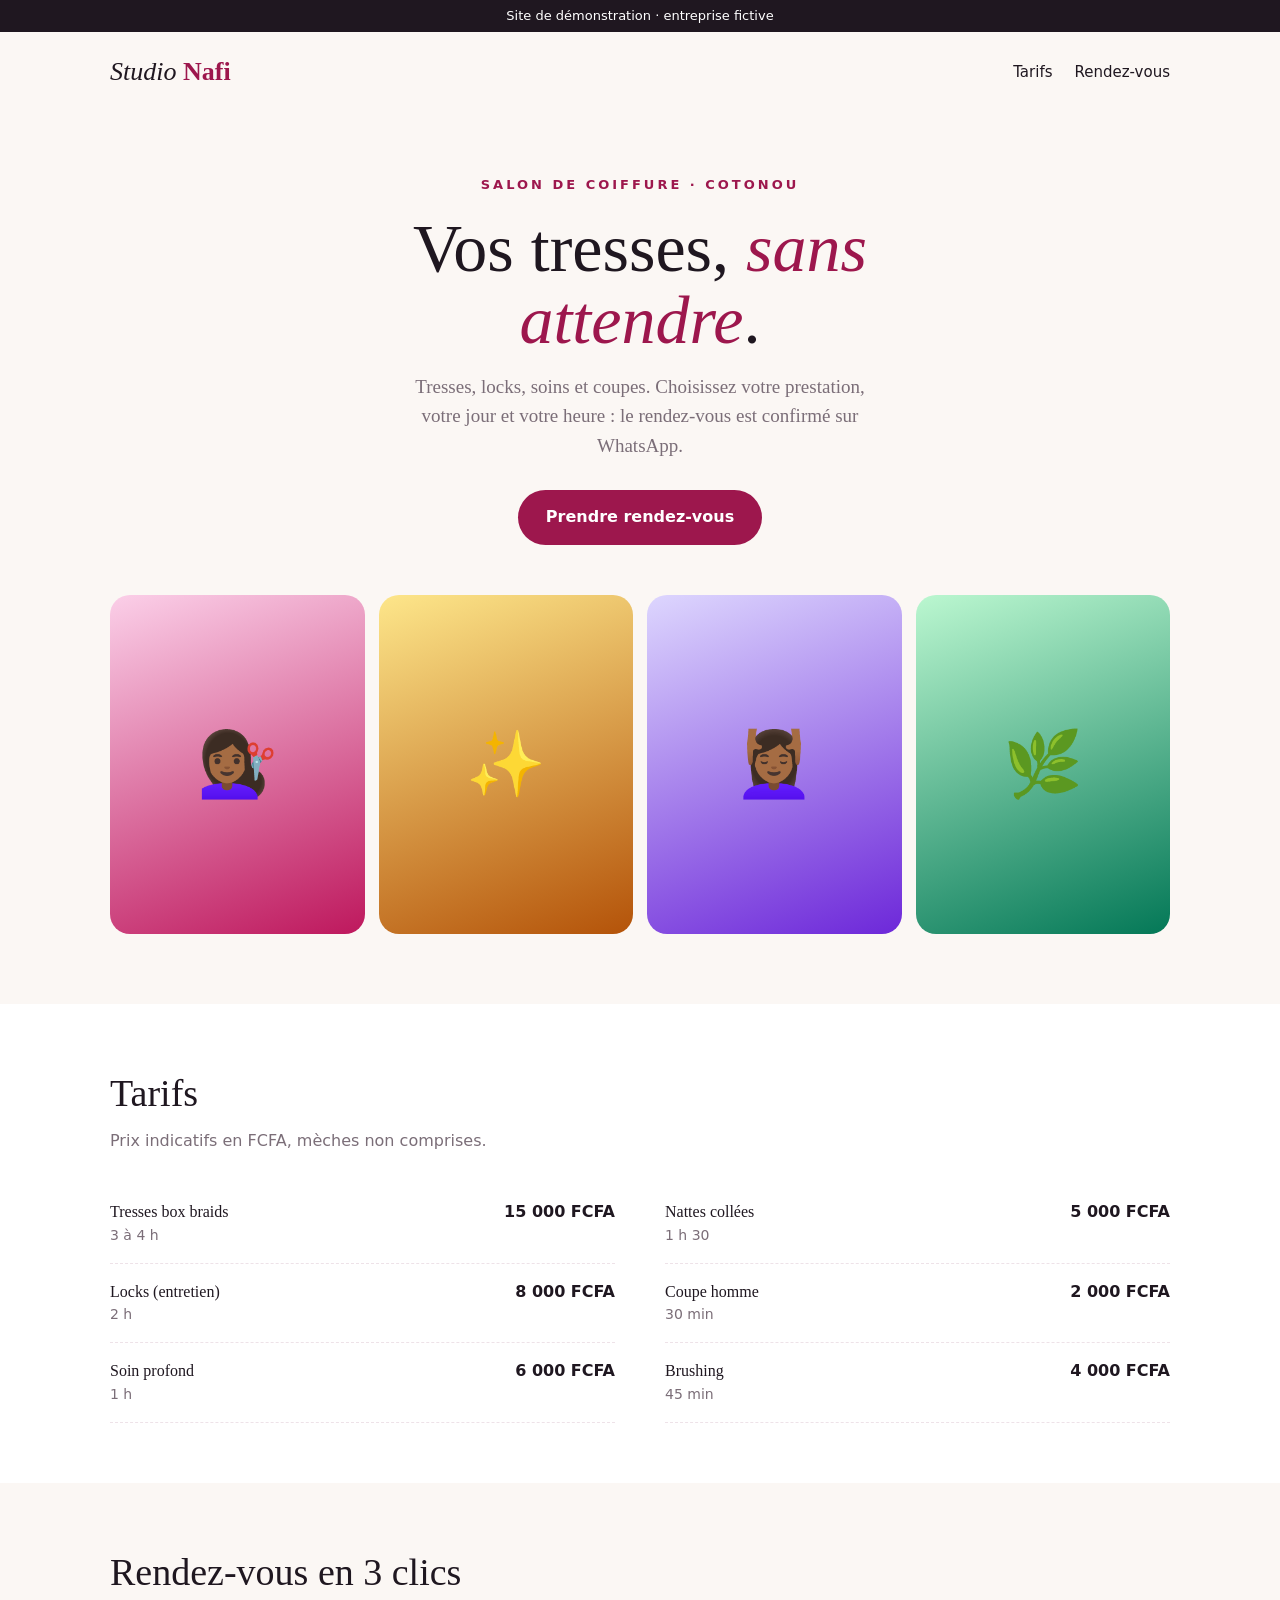
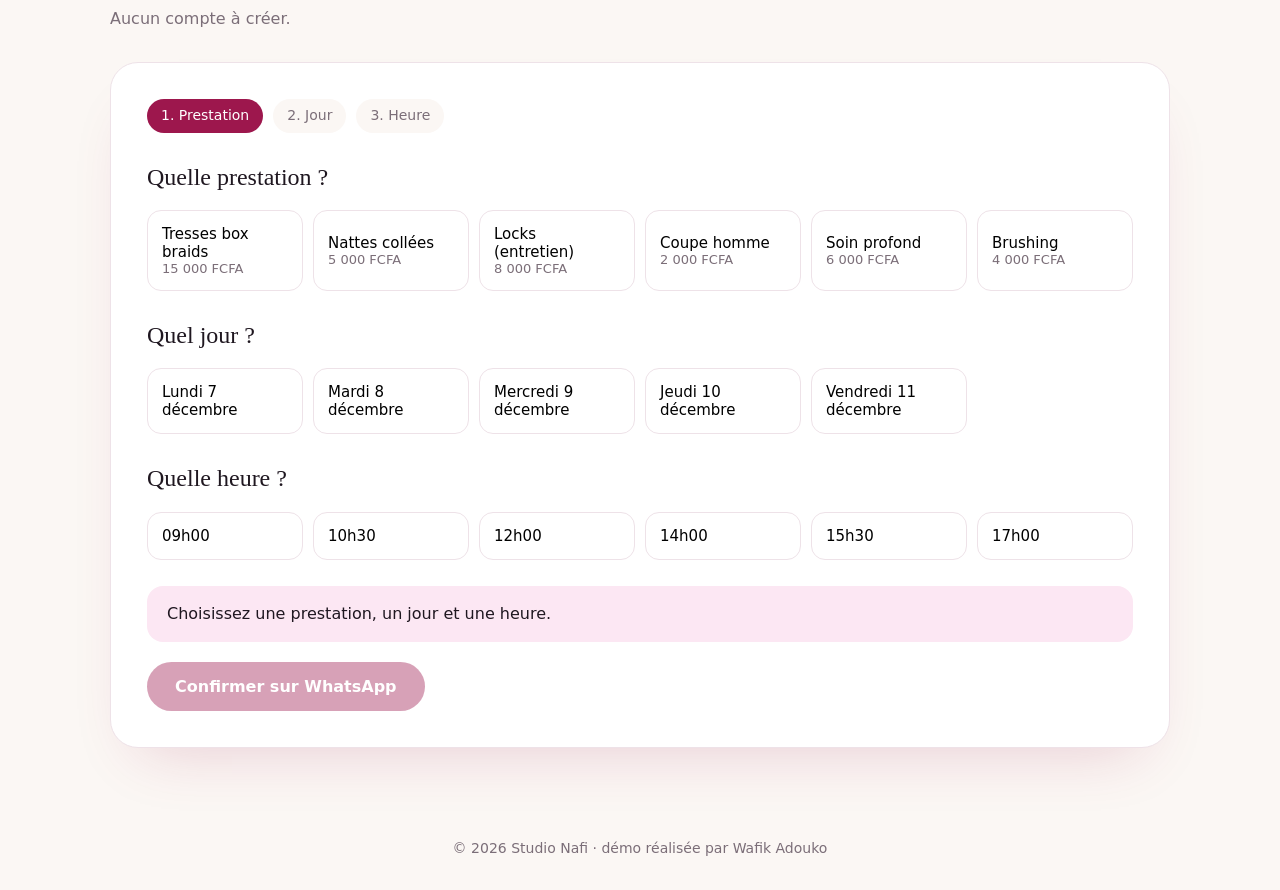
<file: demos/salon/index.html>
<!doctype html>
<html lang="fr">
<head>
<meta charset="utf-8">
<meta name="viewport" content="width=device-width, initial-scale=1">
<title>Studio Nafi · Salon de coiffure (démo)</title>
<meta name="description" content="Démo : salon de coiffure fictif, tarifs et réservation en 3 clics sur WhatsApp.">
<style>
:root{--bg:#fbf7f4;--ink:#1f1720;--mute:#7b6e78;--acc:#9d174d;--soft:#fce7f3;--line:#eee2e8}
*{box-sizing:border-box;margin:0;padding:0}
body{font-family:Georgia,"Times New Roman",serif;background:var(--bg);color:var(--ink);line-height:1.55}
.sans,button,input,select,.demo,nav,.btn,label{font-family:system-ui,-apple-system,"Segoe UI",Roboto,sans-serif}
.wrap{max-width:1100px;margin:0 auto;padding:0 20px}
.demo{background:var(--ink);color:#fff;text-align:center;font-size:13px;padding:6px}
header{display:flex;justify-content:space-between;align-items:center;padding:20px 0}
.logo{font-size:26px;font-style:italic}.logo b{color:var(--acc);font-style:normal}
nav a{text-decoration:none;color:inherit;margin-left:22px;font-size:15px}
.hero{text-align:center;padding:60px 0 70px}
.hero small{font-family:system-ui,sans-serif;letter-spacing:3px;text-transform:uppercase;color:var(--acc);font-size:13px;font-weight:700}
.hero h1{font-size:clamp(38px,6vw,68px);line-height:1.05;font-weight:400;margin:16px auto;max-width:14ch}
.hero h1 i{color:var(--acc)}
.hero p{color:var(--mute);font-size:19px;max-width:50ch;margin:0 auto 30px}
.btn{display:inline-block;background:var(--acc);color:#fff;text-decoration:none;font-weight:700;padding:15px 28px;border-radius:99px;border:0;cursor:pointer;font-size:16px}
.btn:disabled{opacity:.4;cursor:not-allowed}
.gal{display:grid;grid-template-columns:repeat(4,1fr);gap:14px;margin-top:50px}
.gal div{aspect-ratio:3/4;border-radius:20px;display:grid;place-items:center;font-size:64px}
section{padding:60px 0}
h2{font-size:38px;font-weight:400;margin-bottom:6px}
.sub{color:var(--mute);margin-bottom:30px;font-family:system-ui,sans-serif}
.prix{display:grid;grid-template-columns:1fr 1fr;gap:0 50px}
.prix div{display:flex;justify-content:space-between;align-items:baseline;padding:16px 0;border-bottom:1px dashed var(--line);gap:12px}
.prix span{color:var(--mute);font-size:14px;font-family:system-ui,sans-serif;display:block}
.prix b{font-family:system-ui,sans-serif;white-space:nowrap}
.book{background:#fff;border:1px solid var(--line);border-radius:28px;padding:36px;box-shadow:0 30px 60px -30px #9d174d33}
.steps{display:flex;gap:10px;margin-bottom:26px;font-family:system-ui,sans-serif;font-size:14px;flex-wrap:wrap}
.steps span{padding:6px 14px;border-radius:99px;background:var(--bg);color:var(--mute)}
.steps span.on{background:var(--acc);color:#fff}
.step h3{font-weight:400;font-size:24px;margin-bottom:14px}
.choices{display:grid;grid-template-columns:repeat(auto-fill,minmax(150px,1fr));gap:10px;margin-bottom:26px}
.choices button{padding:14px;border-radius:14px;border:1px solid var(--line);background:#fff;cursor:pointer;font-size:15px;text-align:left}
.choices button small{display:block;color:var(--mute);font-size:13px}
.choices button.on{border-color:var(--acc);background:var(--soft);font-weight:700}
.recap{background:var(--soft);border-radius:16px;padding:16px 20px;font-family:system-ui,sans-serif;margin-bottom:20px}
footer{padding:30px 0;color:var(--mute);font-size:14px;text-align:center;font-family:system-ui,sans-serif}
@media(max-width:760px){.prix{grid-template-columns:1fr}.gal{grid-template-columns:1fr 1fr}nav{display:none}.book{padding:22px}}
</style>
</head>
<body>
<div class="demo">Site de démonstration · entreprise fictive</div>
<div class="wrap">
  <header><div class="logo">Studio <b>Nafi</b></div><nav><a href="#tarifs">Tarifs</a><a href="#rdv">Rendez-vous</a></nav></header>
  <div class="hero">
    <small>Salon de coiffure · Cotonou</small>
    <h1>Vos tresses, <i>sans attendre</i>.</h1>
    <p>Tresses, locks, soins et coupes. Choisissez votre prestation, votre jour et votre heure : le rendez-vous est confirmé sur WhatsApp.</p>
    <a class="btn" href="#rdv">Prendre rendez-vous</a>
    <div class="gal" aria-hidden="true">
      <div style="background:linear-gradient(160deg,#fbcfe8,#be185d)">💇🏾‍♀️</div>
      <div style="background:linear-gradient(160deg,#fde68a,#b45309)">✨</div>
      <div style="background:linear-gradient(160deg,#ddd6fe,#6d28d9)">💆🏾‍♀️</div>
      <div style="background:linear-gradient(160deg,#bbf7d0,#047857)">🌿</div>
    </div>
  </div>
</div>

<section id="tarifs" style="background:#fff"><div class="wrap">
  <h2>Tarifs</h2><p class="sub">Prix indicatifs en FCFA, mèches non comprises.</p>
  <div class="prix" id="prix"></div>
</div></section>

<section id="rdv"><div class="wrap">
  <h2>Rendez-vous en 3 clics</h2><p class="sub">Aucun compte à créer.</p>
  <div class="book">
    <div class="steps"><span id="s1" class="on">1. Prestation</span><span id="s2">2. Jour</span><span id="s3">3. Heure</span></div>
    <div class="step"><h3>Quelle prestation ?</h3><div class="choices" id="cPresta"></div></div>
    <div class="step"><h3>Quel jour ?</h3><div class="choices" id="cJour"></div></div>
    <div class="step"><h3>Quelle heure ?</h3><div class="choices" id="cHeure"></div></div>
    <div class="recap" id="recap">Choisissez une prestation, un jour et une heure.</div>
    <button class="btn" id="go" disabled>Confirmer sur WhatsApp</button>
  </div>
</div></section>

<footer>© <span id="an"></span> Studio Nafi · démo réalisée par Wafik Adouko</footer>

<script>
const WA = "2290140778806";
const PRESTAS = [
  {n:"Tresses box braids",d:"3 à 4 h",p:15000},{n:"Nattes collées",d:"1 h 30",p:5000},
  {n:"Locks (entretien)",d:"2 h",p:8000},{n:"Coupe homme",d:"30 min",p:2000},
  {n:"Soin profond",d:"1 h",p:6000},{n:"Brushing",d:"45 min",p:4000},
];
const HEURES = ["09:00","10:30","12:00","14:00","15:30","17:00"];
const fcfa = n => n.toLocaleString("fr-FR").replace(/ /g," ") + " FCFA";
const choix = {};

document.getElementById("prix").innerHTML = PRESTAS.map(p => `<div><p>${p.n}<span>${p.d}</span></p><b>${fcfa(p.p)}</b></div>`).join("");

const jours = [...Array(6)].map((_,i) => { const d = new Date(); d.setDate(d.getDate()+i+1); return d; }).filter(d => d.getDay() !== 0);
const fmt = d => d.toLocaleDateString("fr-FR",{weekday:"long",day:"numeric",month:"long"});
function rendre(id, items, key, label) {
  const el = document.getElementById(id);
  el.innerHTML = items.map((x,i) => `<button data-i="${i}" class="${choix[key]===i?"on":""}">${label(x)}</button>`).join("");
  el.onclick = e => { const b = e.target.closest("button"); if (!b) return; choix[key] = +b.dataset.i; tout(); };
}
function tout() {
  rendre("cPresta", PRESTAS, "p", p => `${p.n}<small>${fcfa(p.p)}</small>`);
  rendre("cJour", jours, "j", d => fmt(d).replace(/^\w/, c => c.toUpperCase()));
  rendre("cHeure", HEURES, "h", h => h.replace(":", "h"));
  const ok = ["p","j","h"].map(k => choix[k] !== undefined);
  ok.forEach((v,i) => document.getElementById("s"+(i+1)).classList.toggle("on", v || (i===0) || ok[i-1]));
  const btn = document.getElementById("go");
  btn.disabled = !ok.every(Boolean);
  if (!btn.disabled) {
    const p = PRESTAS[choix.p];
    document.getElementById("recap").innerHTML = `<b>${p.n}</b> · ${fmt(jours[choix.j])} à ${HEURES[choix.h].replace(":","h")} · ${fcfa(p.p)}`;
  }
}
document.getElementById("go").onclick = () => {
  const p = PRESTAS[choix.p];
  const msg = `Bonjour Studio Nafi, je souhaite un rendez-vous :\n- ${p.n} (${fcfa(p.p)})\n- ${fmt(jours[choix.j])} à ${HEURES[choix.h].replace(":","h")}\nMerci de confirmer.`;
  window.open(`https://wa.me/${WA}?text=${encodeURIComponent(msg)}`, "_blank");
};
tout();
document.getElementById("an").textContent = new Date().getFullYear();
</script>
</body>
</html>
</file>
